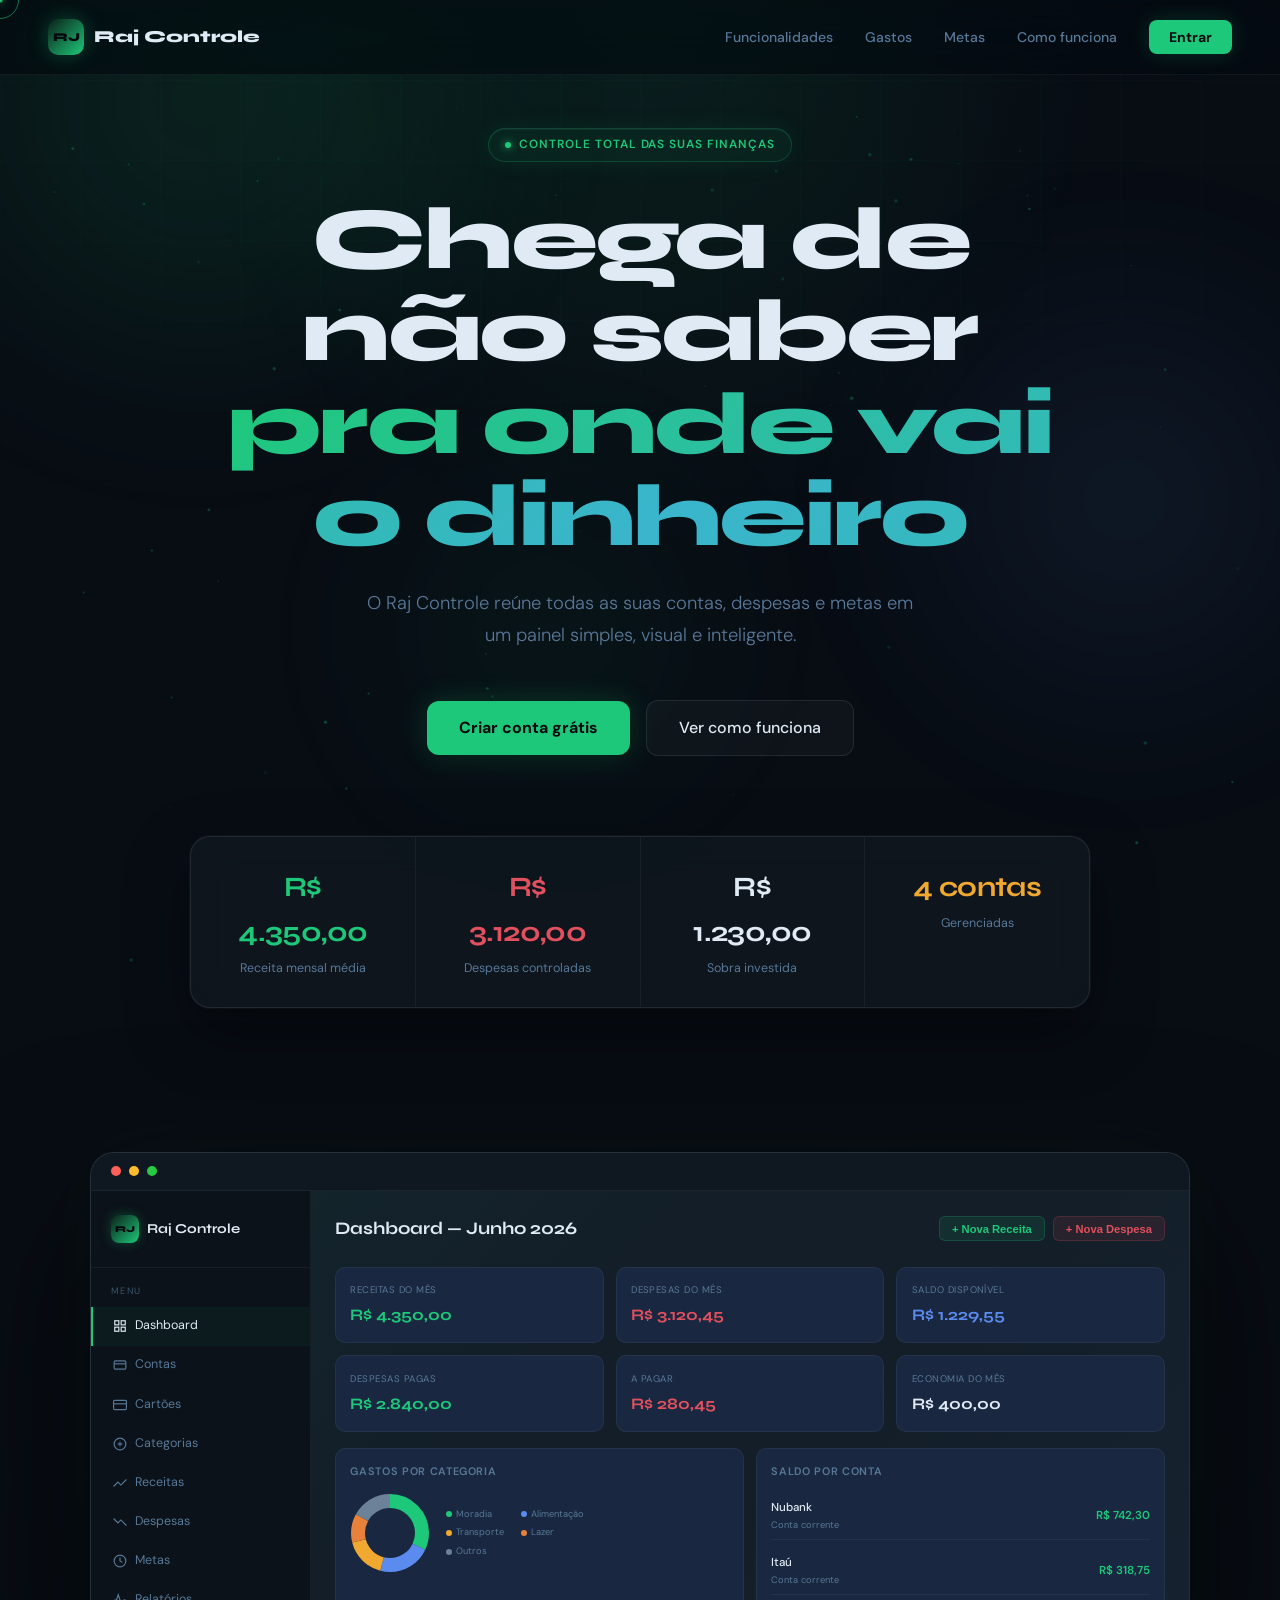
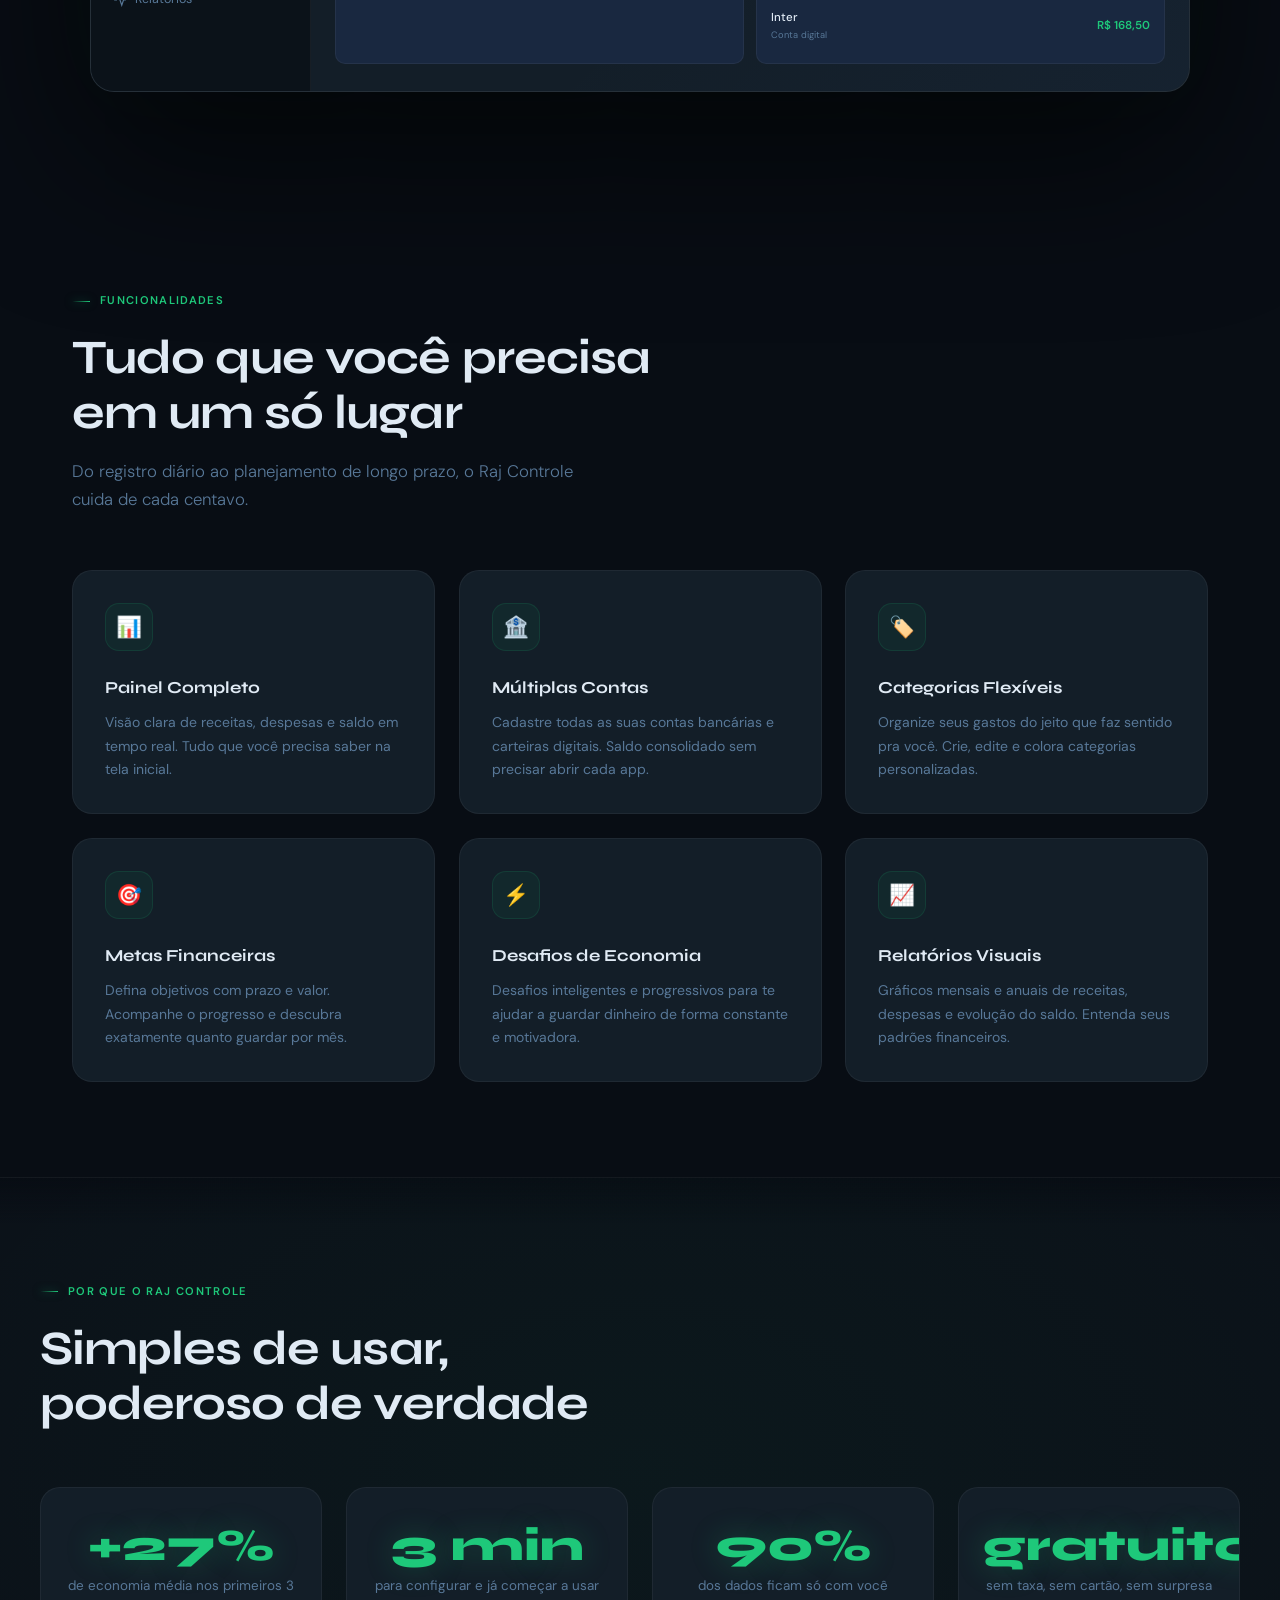
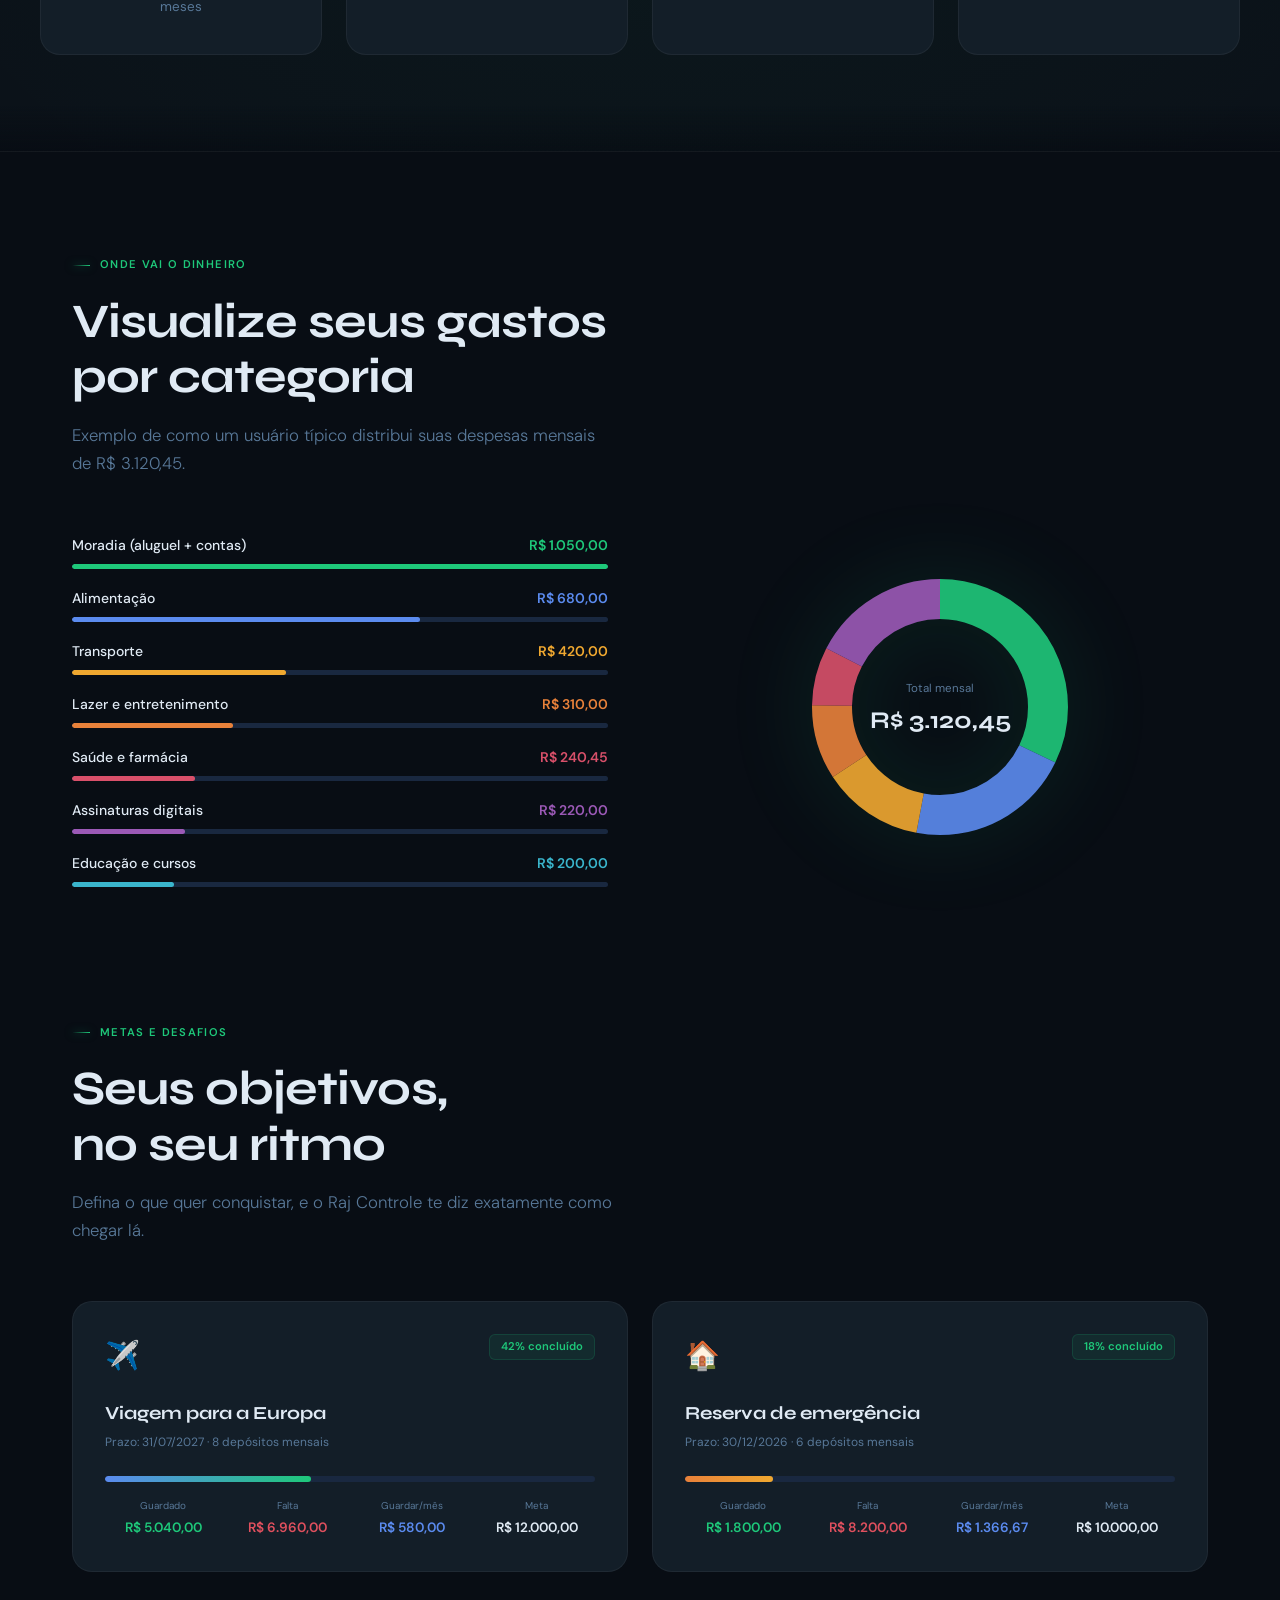
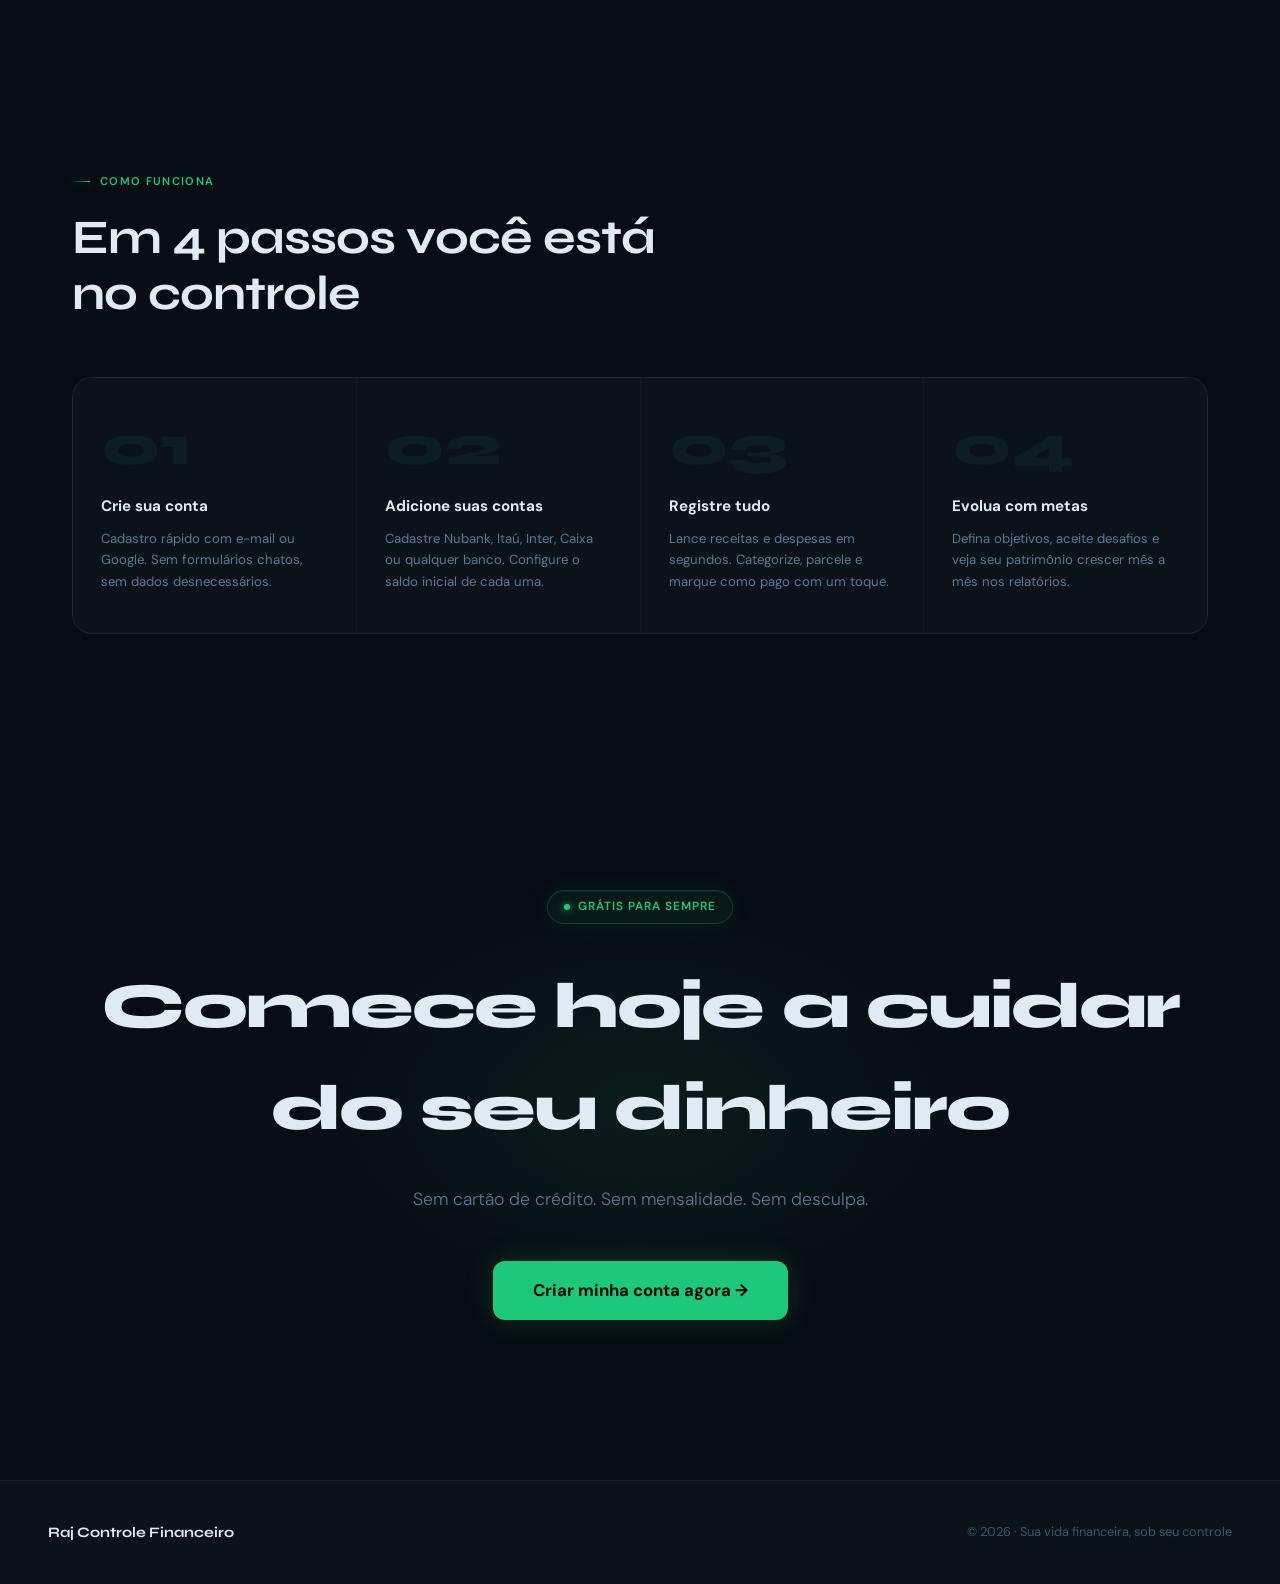
<file: raj-controle-financeiro/index.html>
<!DOCTYPE html>
<html lang="pt-BR">
<head>
<meta charset="UTF-8">
<meta name="viewport" content="width=device-width, initial-scale=1.0">
<title>Raj Controle Financeiro — Sua vida financeira sob controle</title>
<link rel="preconnect" href="https://fonts.googleapis.com">
<link href="https://fonts.googleapis.com/css2?family=Syne:wght@400;500;600;700;800&family=DM+Sans:ital,opsz,wght@0,9..40,300;0,9..40,400;0,9..40,500;1,9..40,300&display=swap" rel="stylesheet">
<link rel="stylesheet" href="css/styles.css">
</head>
<body>

<!-- Custom Cursor -->
<div class="cur-ring" id="curRing"></div>
<div class="cur-dot" id="curDot"></div>

<!-- Scroll Progress -->
<div id="prog"></div>

<!-- Aurora -->
<div class="aurora">
  <div class="orb"></div>
  <div class="orb"></div>
  <div class="orb"></div>
</div>
<div class="grid-bg"></div>

<nav id="mainNav">
  <a href="#" class="nav-logo">
    <div class="nav-logo-icon">RJ</div>
    Raj Controle
  </a>
  <ul class="nav-links">
    <li><a href="#funcionalidades">Funcionalidades</a></li>
    <li><a href="#categorias">Gastos</a></li>
    <li><a href="#metas">Metas</a></li>
    <li><a href="#como-funciona">Como funciona</a></li>
    <li><a href="https://rajcontrolefinanceiro.lovable.app/login" class="nav-cta" target="_blank" rel="noopener">Entrar</a></li>
  </ul>
</nav>

<!-- HERO -->
<div class="hero">
  <canvas id="hero-canvas"></canvas>
  <div class="hero-glow"></div>
  <div class="hero-badge">
    <div class="dot-live"></div>
    Controle total das suas finanças
  </div>
  <h1>Chega de não saber<br><span class="grad-text">pra onde vai o dinheiro</span></h1>
  <p>O Raj Controle reúne todas as suas contas, despesas e metas em um painel simples, visual e inteligente.</p>
  <div class="hero-actions">
    <a href="#entrar" class="btn-primary">Criar conta grátis</a>
    <a href="#funcionalidades" class="btn-ghost">Ver como funciona</a>
  </div>
  <div class="stats-strip">
    <div class="stat-item">
      <div class="stat-val" style="color:var(--green)">R$ 4.350,00</div>
      <div class="stat-label">Receita mensal média</div>
    </div>
    <div class="stat-item">
      <div class="stat-val" style="color:var(--red)">R$ 3.120,00</div>
      <div class="stat-label">Despesas controladas</div>
    </div>
    <div class="stat-item">
      <div class="stat-val" style="color:var(--text)">R$ 1.230,00</div>
      <div class="stat-label">Sobra investida</div>
    </div>
    <div class="stat-item">
      <div class="stat-val" style="color:var(--gold)">4 contas</div>
      <div class="stat-label">Gerenciadas</div>
    </div>
  </div>
</div>

<!-- MOCKUP -->
<div class="mockup-section" id="funcionalidades">
  <div class="mockup-wrap reveal">
    <div class="mockup-bar">
      <div class="dot red"></div>
      <div class="dot yellow"></div>
      <div class="dot green-dot"></div>
    </div>
    <div class="mockup-body">
      <div class="mockup-sidebar">
        <div class="sidebar-brand">
          <div class="sidebar-badge">RJ</div>
          Raj Controle
        </div>
        <div class="sidebar-label">Menu</div>
        <div class="sidebar-item active">
          <svg viewBox="0 0 24 24" fill="none" stroke="currentColor" stroke-width="2"><rect x="3" y="3" width="7" height="7"/><rect x="14" y="3" width="7" height="7"/><rect x="3" y="14" width="7" height="7"/><rect x="14" y="14" width="7" height="7"/></svg>
          Dashboard
        </div>
        <div class="sidebar-item">
          <svg viewBox="0 0 24 24" fill="none" stroke="currentColor" stroke-width="2"><rect x="2" y="5" width="20" height="14" rx="2"/><line x1="2" y1="10" x2="22" y2="10"/></svg>
          Contas
        </div>
        <div class="sidebar-item">
          <svg viewBox="0 0 24 24" fill="none" stroke="currentColor" stroke-width="2"><rect x="1" y="4" width="22" height="16" rx="2"/><line x1="1" y1="10" x2="23" y2="10"/></svg>
          Cartões
        </div>
        <div class="sidebar-item">
          <svg viewBox="0 0 24 24" fill="none" stroke="currentColor" stroke-width="2"><circle cx="12" cy="12" r="10"/><line x1="8" y1="12" x2="16" y2="12"/><line x1="12" y1="8" x2="12" y2="16"/></svg>
          Categorias
        </div>
        <div class="sidebar-item">
          <svg viewBox="0 0 24 24" fill="none" stroke="currentColor" stroke-width="2"><polyline points="23 6 13.5 15.5 8.5 10.5 1 18"/></svg>
          Receitas
        </div>
        <div class="sidebar-item">
          <svg viewBox="0 0 24 24" fill="none" stroke="currentColor" stroke-width="2"><polyline points="23 18 13.5 8.5 8.5 13.5 1 6"/></svg>
          Despesas
        </div>
        <div class="sidebar-item">
          <svg viewBox="0 0 24 24" fill="none" stroke="currentColor" stroke-width="2"><circle cx="12" cy="12" r="10"/><polyline points="12 6 12 12 16 14"/></svg>
          Metas
        </div>
        <div class="sidebar-item">
          <svg viewBox="0 0 24 24" fill="none" stroke="currentColor" stroke-width="2"><polyline points="22 12 18 12 15 21 9 3 6 12 2 12"/></svg>
          Relatórios
        </div>
      </div>
      <div class="mockup-main">
        <div class="dash-header">
          <div class="dash-title">Dashboard — Junho 2026</div>
          <div class="dash-btns">
            <button class="dbtn g">+ Nova Receita</button>
            <button class="dbtn r">+ Nova Despesa</button>
          </div>
        </div>
        <div class="dash-cards">
          <div class="dcard"><div class="dcard-label">Receitas do Mês</div><div class="dcard-val g">R$ 4.350,00</div></div>
          <div class="dcard"><div class="dcard-label">Despesas do Mês</div><div class="dcard-val r">R$ 3.120,45</div></div>
          <div class="dcard"><div class="dcard-label">Saldo Disponível</div><div class="dcard-val b">R$ 1.229,55</div></div>
          <div class="dcard"><div class="dcard-label">Despesas Pagas</div><div class="dcard-val g">R$ 2.840,00</div></div>
          <div class="dcard"><div class="dcard-label">A Pagar</div><div class="dcard-val r">R$ 280,45</div></div>
          <div class="dcard"><div class="dcard-label">Economia do Mês</div><div class="dcard-val w">R$ 400,00</div></div>
        </div>
        <div class="dash-grid">
          <div class="chart-card">
            <div class="chart-title">Gastos por Categoria</div>
            <div class="donut-wrap">
              <svg width="80" height="80" viewBox="0 0 80 80">
                <circle cx="40" cy="40" r="32" fill="none" stroke="#162030" stroke-width="14"/>
                <circle cx="40" cy="40" r="32" fill="none" stroke="#1EC87A" stroke-width="14" stroke-dasharray="64.3 136.7" stroke-dashoffset="0" transform="rotate(-90 40 40)"/>
                <circle cx="40" cy="40" r="32" fill="none" stroke="#5B8BEF" stroke-width="14" stroke-dasharray="44.2 156.8" stroke-dashoffset="-64.3" transform="rotate(-90 40 40)"/>
                <circle cx="40" cy="40" r="32" fill="none" stroke="#F0A830" stroke-width="14" stroke-dasharray="34.1 166.9" stroke-dashoffset="-108.5" transform="rotate(-90 40 40)"/>
                <circle cx="40" cy="40" r="32" fill="none" stroke="#E8813A" stroke-width="14" stroke-dasharray="24.1 176.9" stroke-dashoffset="-142.6" transform="rotate(-90 40 40)"/>
                <circle cx="40" cy="40" r="32" fill="none" stroke="#6B8299" stroke-width="14" stroke-dasharray="34.1 166.9" stroke-dashoffset="-166.7" transform="rotate(-90 40 40)"/>
              </svg>
              <div class="donut-legend">
                <div class="legend-item"><div class="legend-dot" style="background:#1EC87A"></div>Moradia</div>
                <div class="legend-item"><div class="legend-dot" style="background:#5B8BEF"></div>Alimentação</div>
                <div class="legend-item"><div class="legend-dot" style="background:#F0A830"></div>Transporte</div>
                <div class="legend-item"><div class="legend-dot" style="background:#E8813A"></div>Lazer</div>
                <div class="legend-item"><div class="legend-dot" style="background:#6B8299"></div>Outros</div>
              </div>
            </div>
          </div>
          <div class="chart-card">
            <div class="chart-title">Saldo por Conta</div>
            <div class="account-list">
              <div class="account-row">
                <div><div class="account-name">Nubank</div><div class="account-sub">Conta corrente</div></div>
                <div class="account-val" style="color:var(--green)">R$ 742,30</div>
              </div>
              <div class="account-row">
                <div><div class="account-name">Itaú</div><div class="account-sub">Conta corrente</div></div>
                <div class="account-val" style="color:var(--green)">R$ 318,75</div>
              </div>
              <div class="account-row">
                <div><div class="account-name">Inter</div><div class="account-sub">Conta digital</div></div>
                <div class="account-val" style="color:var(--green)">R$ 168,50</div>
              </div>
            </div>
          </div>
        </div>
      </div>
    </div>
  </div>
</div>

<!-- FEATURES -->
<section>
  <div class="section-tag">Funcionalidades</div>
  <h2 class="section-title">Tudo que você precisa<br>em um só lugar</h2>
  <p class="section-sub">Do registro diário ao planejamento de longo prazo, o Raj Controle cuida de cada centavo.</p>
  <div class="features-grid">
    <div class="feature-card reveal">
      <div class="feature-icon">📊</div>
      <div class="feature-title">Painel Completo</div>
      <p class="feature-desc">Visão clara de receitas, despesas e saldo em tempo real. Tudo que você precisa saber na tela inicial.</p>
    </div>
    <div class="feature-card reveal" style="transition-delay:.1s">
      <div class="feature-icon">🏦</div>
      <div class="feature-title">Múltiplas Contas</div>
      <p class="feature-desc">Cadastre todas as suas contas bancárias e carteiras digitais. Saldo consolidado sem precisar abrir cada app.</p>
    </div>
    <div class="feature-card reveal" style="transition-delay:.2s">
      <div class="feature-icon">🏷️</div>
      <div class="feature-title">Categorias Flexíveis</div>
      <p class="feature-desc">Organize seus gastos do jeito que faz sentido pra você. Crie, edite e colora categorias personalizadas.</p>
    </div>
    <div class="feature-card reveal" style="transition-delay:.3s">
      <div class="feature-icon">🎯</div>
      <div class="feature-title">Metas Financeiras</div>
      <p class="feature-desc">Defina objetivos com prazo e valor. Acompanhe o progresso e descubra exatamente quanto guardar por mês.</p>
    </div>
    <div class="feature-card reveal" style="transition-delay:.4s">
      <div class="feature-icon">⚡</div>
      <div class="feature-title">Desafios de Economia</div>
      <p class="feature-desc">Desafios inteligentes e progressivos para te ajudar a guardar dinheiro de forma constante e motivadora.</p>
    </div>
    <div class="feature-card reveal" style="transition-delay:.5s">
      <div class="feature-icon">📈</div>
      <div class="feature-title">Relatórios Visuais</div>
      <p class="feature-desc">Gráficos mensais e anuais de receitas, despesas e evolução do saldo. Entenda seus padrões financeiros.</p>
    </div>
  </div>
</section>

<!-- METRICS -->
<div class="metrics-section">
  <div class="metrics-inner">
    <div class="section-tag">Por que o Raj Controle</div>
    <h2 class="section-title">Simples de usar,<br>poderoso de verdade</h2>
    <div class="metrics-grid">
      <div class="metric-card reveal">
        <div class="metric-num" data-target="30" data-prefix="+" data-suffix="%">+30%</div>
        <div class="metric-label">de economia média nos primeiros 3 meses</div>
      </div>
      <div class="metric-card reveal" style="transition-delay:.1s">
        <div class="metric-num" data-target="4" data-suffix=" min">4 min</div>
        <div class="metric-label">para configurar e já começar a usar</div>
      </div>
      <div class="metric-card reveal" style="transition-delay:.2s">
        <div class="metric-num" data-target="100" data-suffix="%">100%</div>
        <div class="metric-label">dos dados ficam só com você</div>
      </div>
      <div class="metric-card reveal" style="transition-delay:.3s">
        <div class="metric-num">gratuito</div>
        <div class="metric-label">sem taxa, sem cartão, sem surpresa</div>
      </div>
    </div>
  </div>
</div>

<!-- CATEGORIES -->
<section id="categorias">
  <div class="section-tag">Onde vai o dinheiro</div>
  <h2 class="section-title">Visualize seus gastos<br>por categoria</h2>
  <p class="section-sub">Exemplo de como um usuário típico distribui suas despesas mensais de R$ 3.120,45.</p>
  <div class="categories-wrap reveal">
    <div class="cat-list">
      <div class="cat-item">
        <div class="cat-header"><span class="cat-name">Moradia (aluguel + contas)</span><span class="cat-amount" style="color:#1EC87A">R$ 1.050,00</span></div>
        <div class="cat-bar-bg"><div class="cat-bar-fill" data-w="100%" style="background:#1EC87A"></div></div>
      </div>
      <div class="cat-item">
        <div class="cat-header"><span class="cat-name">Alimentação</span><span class="cat-amount" style="color:#5B8BEF">R$ 680,00</span></div>
        <div class="cat-bar-bg"><div class="cat-bar-fill" data-w="65%" style="background:#5B8BEF"></div></div>
      </div>
      <div class="cat-item">
        <div class="cat-header"><span class="cat-name">Transporte</span><span class="cat-amount" style="color:#F0A830">R$ 420,00</span></div>
        <div class="cat-bar-bg"><div class="cat-bar-fill" data-w="40%" style="background:#F0A830"></div></div>
      </div>
      <div class="cat-item">
        <div class="cat-header"><span class="cat-name">Lazer e entretenimento</span><span class="cat-amount" style="color:#E8813A">R$ 310,00</span></div>
        <div class="cat-bar-bg"><div class="cat-bar-fill" data-w="30%" style="background:#E8813A"></div></div>
      </div>
      <div class="cat-item">
        <div class="cat-header"><span class="cat-name">Saúde e farmácia</span><span class="cat-amount" style="color:#D9506A">R$ 240,45</span></div>
        <div class="cat-bar-bg"><div class="cat-bar-fill" data-w="23%" style="background:#D9506A"></div></div>
      </div>
      <div class="cat-item">
        <div class="cat-header"><span class="cat-name">Assinaturas digitais</span><span class="cat-amount" style="color:#9B59B6">R$ 220,00</span></div>
        <div class="cat-bar-bg"><div class="cat-bar-fill" data-w="21%" style="background:#9B59B6"></div></div>
      </div>
      <div class="cat-item">
        <div class="cat-header"><span class="cat-name">Educação e cursos</span><span class="cat-amount" style="color:#3AB5CC">R$ 200,00</span></div>
        <div class="cat-bar-bg"><div class="cat-bar-fill" data-w="19%" style="background:#3AB5CC"></div></div>
      </div>
    </div>
    <div class="chart-visual">
      <div class="donut-large">
        <svg width="280" height="280" viewBox="0 0 280 280">
          <circle cx="140" cy="140" r="108" fill="none" stroke="#101820" stroke-width="40"/>
          <circle cx="140" cy="140" r="108" fill="none" stroke="#1EC87A" stroke-width="40" stroke-dasharray="218 461" stroke-dashoffset="0" transform="rotate(-90 140 140)" opacity=".9"/>
          <circle cx="140" cy="140" r="108" fill="none" stroke="#5B8BEF" stroke-width="40" stroke-dasharray="141 538" stroke-dashoffset="-218" transform="rotate(-90 140 140)" opacity=".9"/>
          <circle cx="140" cy="140" r="108" fill="none" stroke="#F0A830" stroke-width="40" stroke-dasharray="87 592" stroke-dashoffset="-359" transform="rotate(-90 140 140)" opacity=".9"/>
          <circle cx="140" cy="140" r="108" fill="none" stroke="#E8813A" stroke-width="40" stroke-dasharray="64 615" stroke-dashoffset="-446" transform="rotate(-90 140 140)" opacity=".9"/>
          <circle cx="140" cy="140" r="108" fill="none" stroke="#D9506A" stroke-width="40" stroke-dasharray="50 629" stroke-dashoffset="-510" transform="rotate(-90 140 140)" opacity=".9"/>
          <circle cx="140" cy="140" r="108" fill="none" stroke="#9B59B6" stroke-width="40" stroke-dasharray="119 560" stroke-dashoffset="-560" transform="rotate(-90 140 140)" opacity=".9"/>
        </svg>
        <div class="donut-center">
          <div class="donut-total-label">Total mensal</div>
          <div class="donut-total">R$ 3.120,45</div>
        </div>
      </div>
    </div>
  </div>
</section>

<!-- METAS -->
<section id="metas" style="padding-top:2rem">
  <div class="section-tag">Metas e desafios</div>
  <h2 class="section-title">Seus objetivos,<br>no seu ritmo</h2>
  <p class="section-sub">Defina o que quer conquistar, e o Raj Controle te diz exatamente como chegar lá.</p>
  <div class="goals-grid">
    <div class="goal-card reveal">
      <div class="goal-top">
        <div class="goal-icon">✈️</div>
        <div class="goal-badge">42% concluído</div>
      </div>
      <div class="goal-name">Viagem para a Europa</div>
      <div class="goal-deadline">Prazo: 31/07/2027 · 8 depósitos mensais</div>
      <div class="goal-progress-bar">
        <div class="goal-progress-fill" data-w="42%" style="background:linear-gradient(90deg,#5B8BEF,#1EC87A)"></div>
      </div>
      <div class="goal-stats">
        <div class="goal-stat-item"><div class="goal-stat-label">Guardado</div><div class="goal-stat-val" style="color:var(--green)">R$ 5.040,00</div></div>
        <div class="goal-stat-item"><div class="goal-stat-label">Falta</div><div class="goal-stat-val" style="color:var(--red)">R$ 6.960,00</div></div>
        <div class="goal-stat-item"><div class="goal-stat-label">Guardar/mês</div><div class="goal-stat-val" style="color:var(--blue)">R$ 580,00</div></div>
        <div class="goal-stat-item"><div class="goal-stat-label">Meta</div><div class="goal-stat-val">R$ 12.000,00</div></div>
      </div>
    </div>
    <div class="goal-card reveal" style="transition-delay:.15s">
      <div class="goal-top">
        <div class="goal-icon">🏠</div>
        <div class="goal-badge">18% concluído</div>
      </div>
      <div class="goal-name">Reserva de emergência</div>
      <div class="goal-deadline">Prazo: 30/12/2026 · 6 depósitos mensais</div>
      <div class="goal-progress-bar">
        <div class="goal-progress-fill" data-w="18%" style="background:linear-gradient(90deg,#E8813A,#F0A830)"></div>
      </div>
      <div class="goal-stats">
        <div class="goal-stat-item"><div class="goal-stat-label">Guardado</div><div class="goal-stat-val" style="color:var(--green)">R$ 1.800,00</div></div>
        <div class="goal-stat-item"><div class="goal-stat-label">Falta</div><div class="goal-stat-val" style="color:var(--red)">R$ 8.200,00</div></div>
        <div class="goal-stat-item"><div class="goal-stat-label">Guardar/mês</div><div class="goal-stat-val" style="color:var(--blue)">R$ 1.366,67</div></div>
        <div class="goal-stat-item"><div class="goal-stat-label">Meta</div><div class="goal-stat-val">R$ 10.000,00</div></div>
      </div>
    </div>
  </div>
</section>

<!-- HOW IT WORKS -->
<section id="como-funciona">
  <div class="section-tag">Como funciona</div>
  <h2 class="section-title">Em 4 passos você está<br>no controle</h2>
  <div class="steps-grid">
    <div class="step-item reveal">
      <div class="step-num">01</div>
      <div class="step-title">Crie sua conta</div>
      <p class="step-desc">Cadastro rápido com e-mail ou Google. Sem formulários chatos, sem dados desnecessários.</p>
    </div>
    <div class="step-item reveal" style="transition-delay:.1s">
      <div class="step-num">02</div>
      <div class="step-title">Adicione suas contas</div>
      <p class="step-desc">Cadastre Nubank, Itaú, Inter, Caixa ou qualquer banco. Configure o saldo inicial de cada uma.</p>
    </div>
    <div class="step-item reveal" style="transition-delay:.2s">
      <div class="step-num">03</div>
      <div class="step-title">Registre tudo</div>
      <p class="step-desc">Lance receitas e despesas em segundos. Categorize, parcele e marque como pago com um toque.</p>
    </div>
    <div class="step-item reveal" style="transition-delay:.3s">
      <div class="step-num">04</div>
      <div class="step-title">Evolua com metas</div>
      <p class="step-desc">Defina objetivos, aceite desafios e veja seu patrimônio crescer mês a mês nos relatórios.</p>
    </div>
  </div>
</section>

<!-- CTA -->
<div class="cta-section" id="entrar">
  <div class="cta-glow"></div>
  <div class="cta-badge">
    <div class="dot-live"></div>
    Grátis para sempre
  </div>
  <h2>Comece hoje a cuidar<br>do seu dinheiro</h2>
  <p>Sem cartão de crédito. Sem mensalidade. Sem desculpa.</p>
  <a href="https://rajcontrolefinanceiro.lovable.app/login" class="btn-primary" target="_blank" rel="noopener" style="display:inline-flex;font-size:1.05rem;padding:1rem 2.5rem;position:relative;z-index:1;">
    Criar minha conta agora →
  </a>
</div>

<footer>
  <div class="footer-brand">Raj Controle Financeiro</div>
  <div class="footer-copy">© 2026 · Sua vida financeira, sob seu controle</div>
</footer>

<script src="js/main.js"></script>
</body>
</html>
</file>
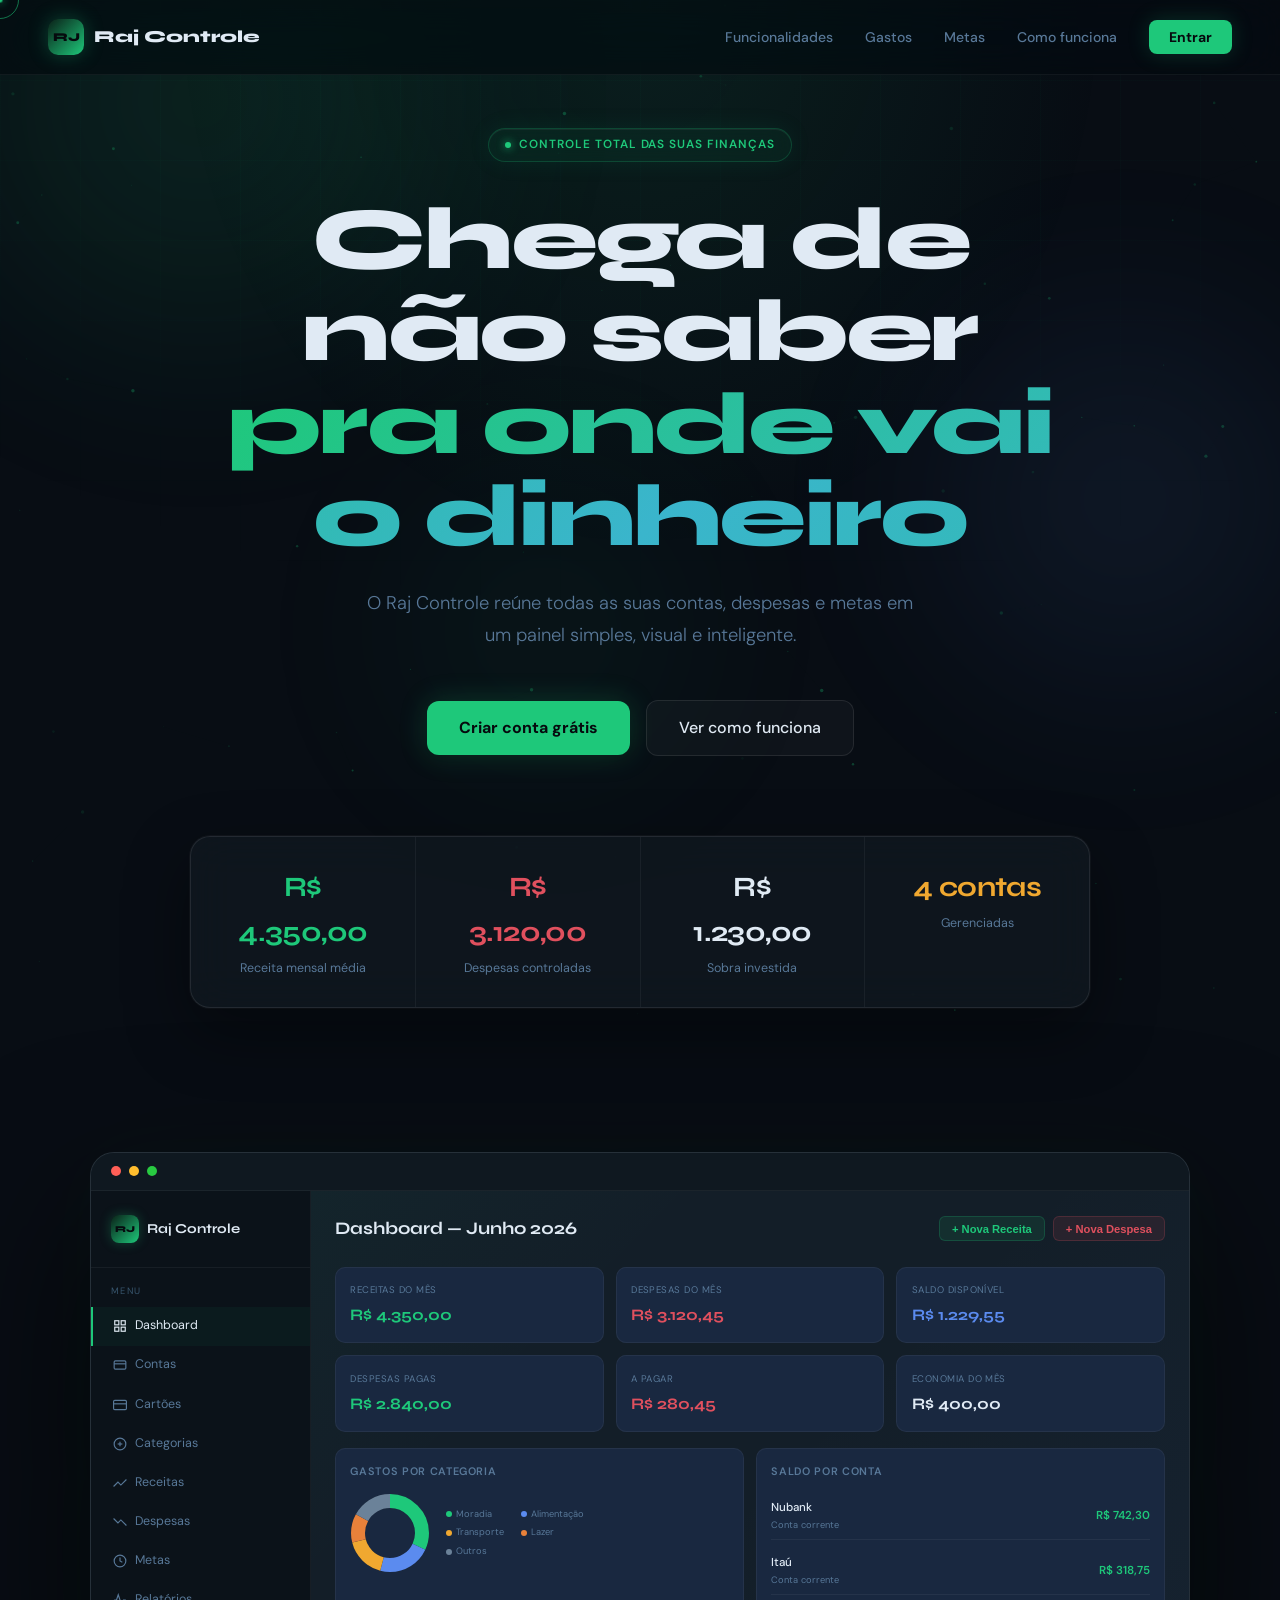
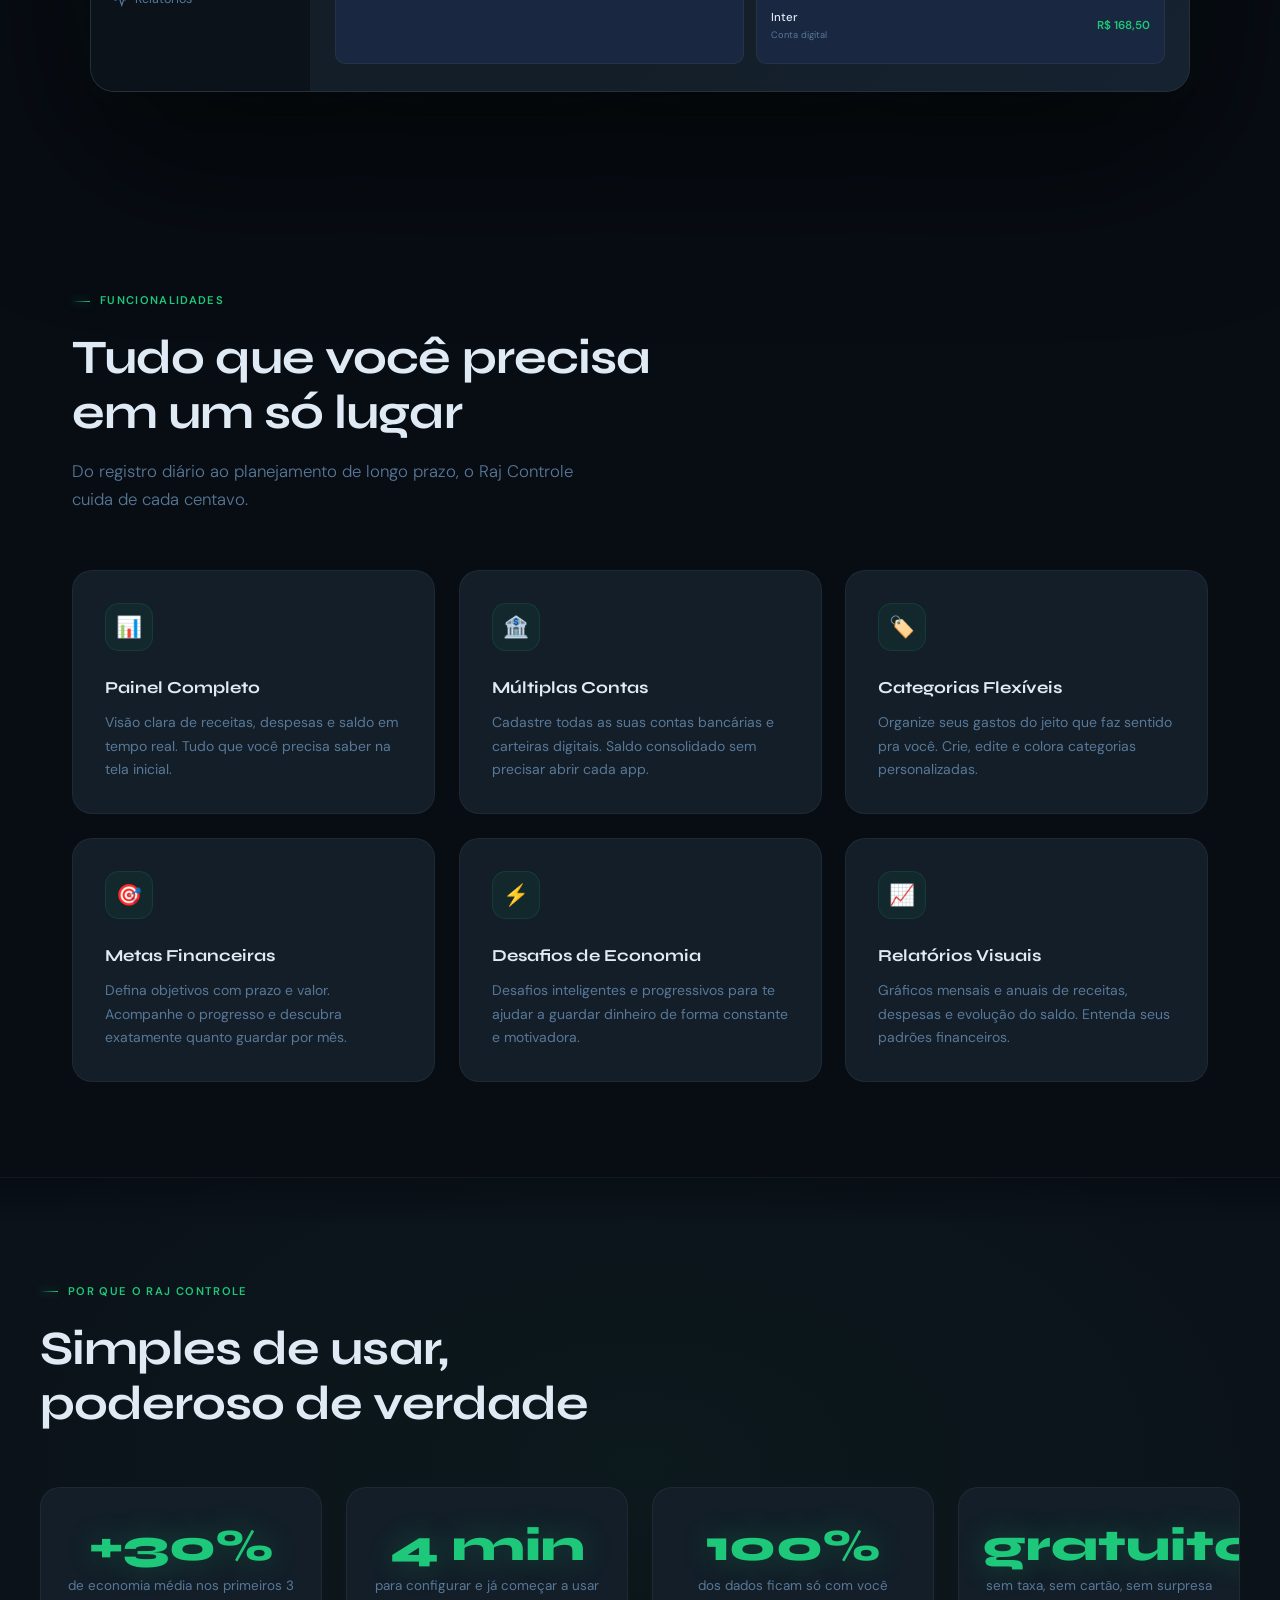
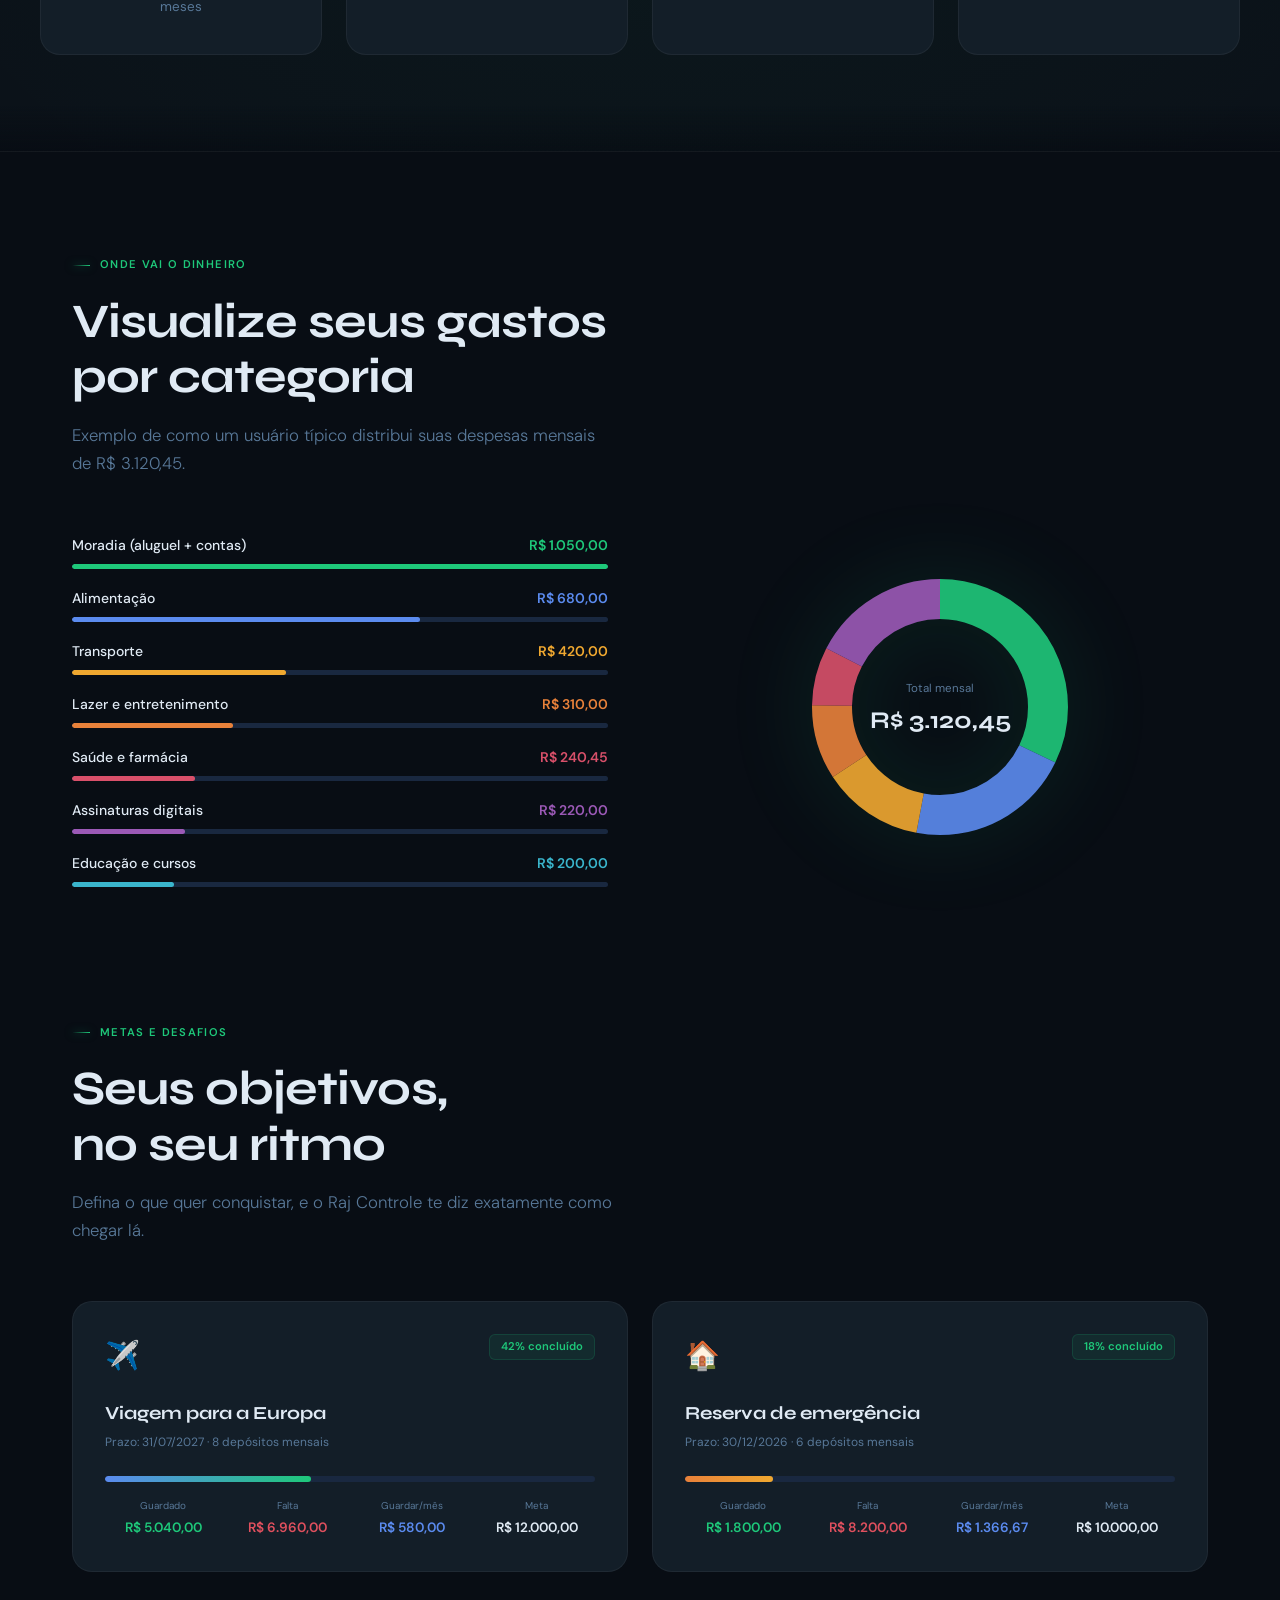
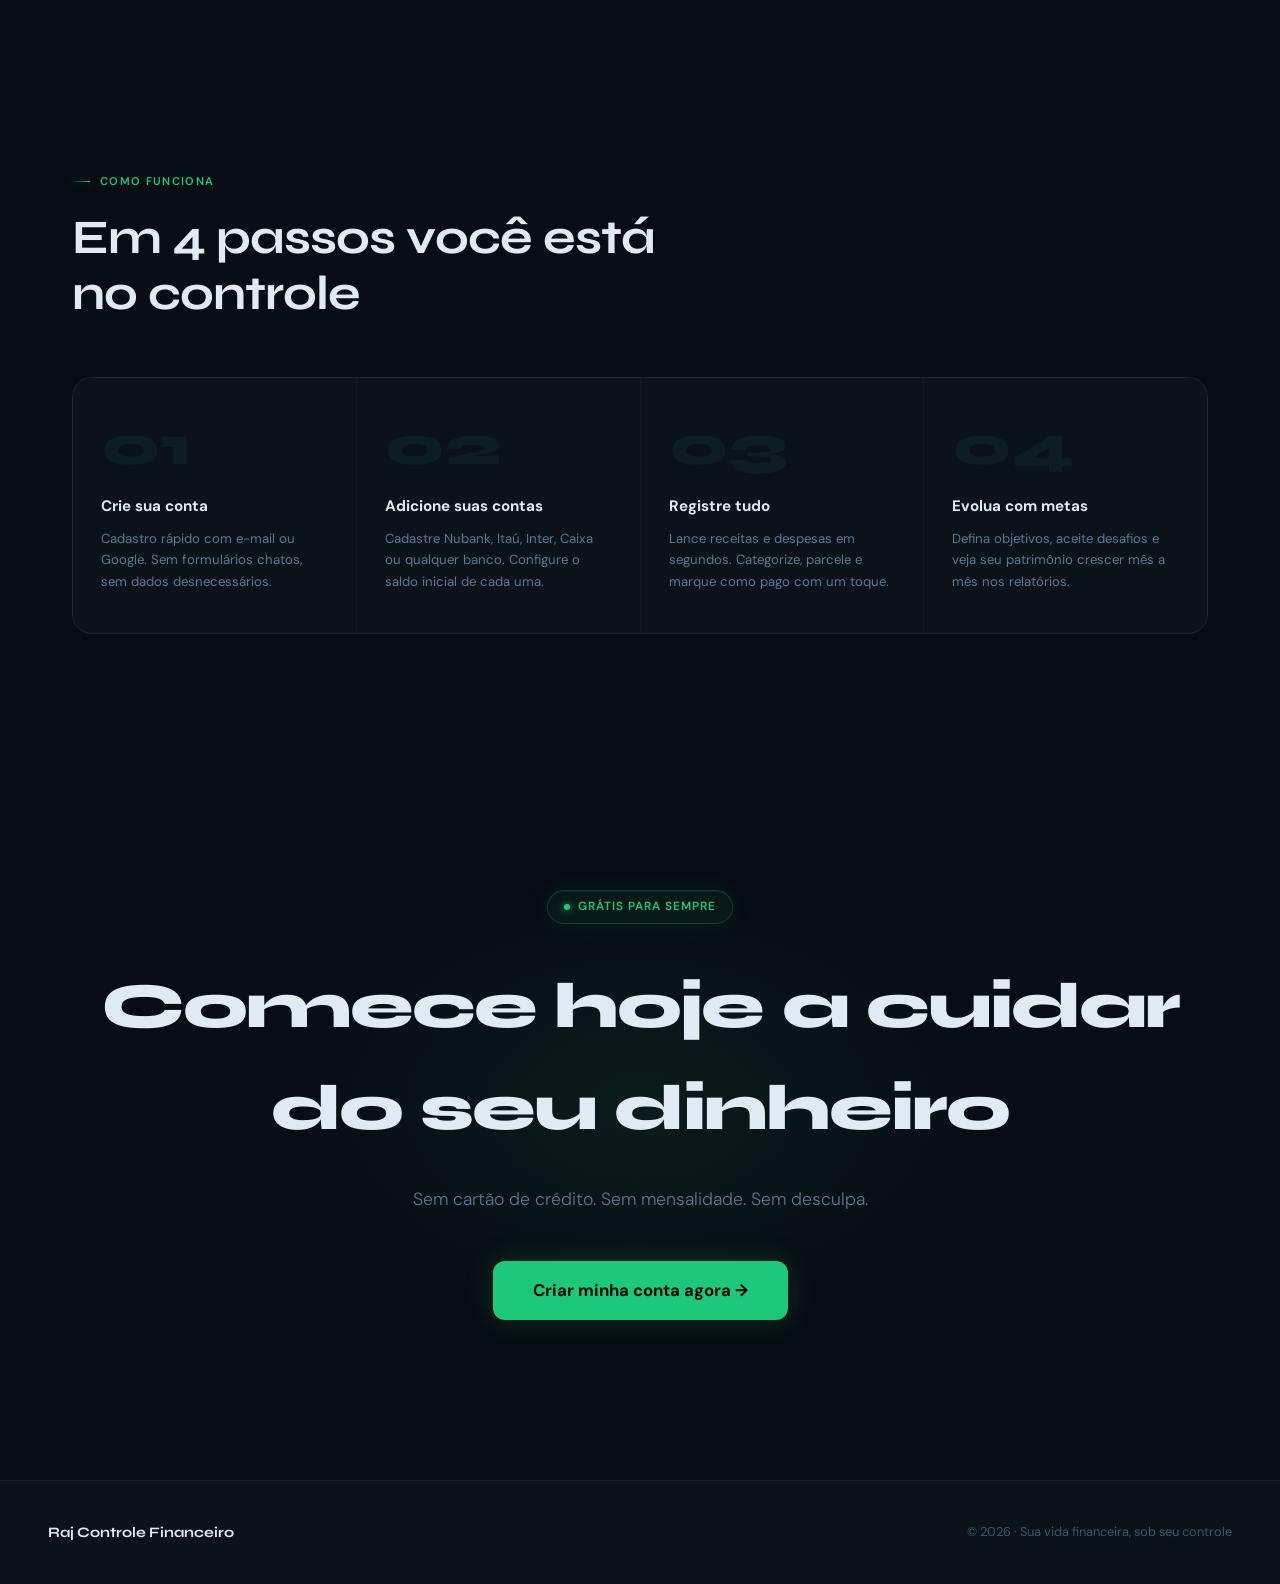
<file: raj-controle-financeiro/raj-controle-financeiro.html>
<!DOCTYPE html>
<html lang="pt-BR">
<head>
<meta charset="UTF-8">
<meta name="viewport" content="width=device-width, initial-scale=1.0">
<title>Raj Controle Financeiro — Sua vida financeira sob controle</title>
<link rel="preconnect" href="https://fonts.googleapis.com">
<link href="https://fonts.googleapis.com/css2?family=Syne:wght@400;500;600;700;800&family=DM+Sans:ital,opsz,wght@0,9..40,300;0,9..40,400;0,9..40,500;1,9..40,300&display=swap" rel="stylesheet">
<style>
/* ── Reset & Cursor ── */
*, *::before, *::after { margin: 0; padding: 0; box-sizing: border-box; }
@media (hover: hover) and (pointer: fine) { * { cursor: none !important; } }
html { scroll-behavior: smooth; }

/* ── Variables ── */
:root {
  --green: #1EC87A;
  --green-dim: #18A868;
  --red: #E0505E;
  --blue: #5B8BEF;
  --gold: #F0A830;
  --bg: #080D14;
  --bg2: #0B1219;
  --bg3: #0F1820;
  --surface: #131E28;
  --surface2: #192840;
  --border: rgba(255,255,255,0.05);
  --border2: rgba(255,255,255,0.09);
  --text: #E0EAF4;
  --muted: #587898;
  --muted2: #38566E;
}

body {
  background: var(--bg);
  color: var(--text);
  font-family: 'DM Sans', sans-serif;
  font-size: 16px;
  line-height: 1.6;
  overflow-x: hidden;
}

/* ── Custom Cursor ── */
.cur-ring {
  position: fixed; z-index: 9999; pointer-events: none;
  width: 38px; height: 38px;
  border: 1.5px solid rgba(30,200,122,0.55);
  border-radius: 50%;
  transform: translate(-50%,-50%);
  transition: width .25s, height .25s, border-color .25s, background .25s;
  will-change: left, top;
}
.cur-dot {
  position: fixed; z-index: 9999; pointer-events: none;
  width: 5px; height: 5px;
  background: var(--green);
  border-radius: 50%;
  transform: translate(-50%,-50%);
  box-shadow: 0 0 8px var(--green);
  will-change: left, top;
}
.cur-ring.big { width: 56px; height: 56px; background: rgba(30,200,122,0.04); border-color: var(--green); }

/* ── Scroll Progress ── */
#prog {
  position: fixed; top: 0; left: 0; z-index: 200;
  height: 2px; width: 0;
  background: linear-gradient(90deg, var(--green), #3AB5CC, var(--green));
  background-size: 200% auto;
  animation: gradient-flow 2s linear infinite;
  box-shadow: 0 0 10px rgba(30,200,122,0.5);
}
@keyframes gradient-flow { to { background-position: 200% center; } }

/* ── Aurora Orbs ── */
.aurora { position: fixed; inset: 0; z-index: 0; overflow: hidden; pointer-events: none; }
.orb {
  position: absolute; border-radius: 50%;
  filter: blur(90px); opacity: 0.3;
  animation: drift 22s ease-in-out infinite;
}
.orb:nth-child(1) {
  width: 700px; height: 700px;
  background: radial-gradient(circle, rgba(30,200,122,0.5) 0%, transparent 70%);
  top: -250px; left: -150px; animation-duration: 28s;
}
.orb:nth-child(2) {
  width: 550px; height: 550px;
  background: radial-gradient(circle, rgba(91,139,239,0.4) 0%, transparent 70%);
  top: 25%; right: -120px; animation-duration: 32s; animation-delay: -12s; animation-direction: reverse;
}
.orb:nth-child(3) {
  width: 450px; height: 450px;
  background: radial-gradient(circle, rgba(30,200,122,0.25) 0%, transparent 70%);
  bottom: 5%; left: 25%; animation-duration: 24s; animation-delay: -6s;
}
@keyframes drift {
  0%,100% { transform: translate(0,0) scale(1); }
  25%      { transform: translate(50px,35px) scale(1.06); }
  50%      { transform: translate(-25px,55px) scale(0.94); }
  75%      { transform: translate(35px,-25px) scale(1.03); }
}

/* ── Grid Overlay ── */
.grid-bg {
  position: fixed; inset: 0; z-index: 0; pointer-events: none;
  background-image:
    linear-gradient(rgba(30,200,122,0.022) 1px, transparent 1px),
    linear-gradient(90deg, rgba(30,200,122,0.022) 1px, transparent 1px);
  background-size: 80px 80px;
  mask-image: radial-gradient(ellipse 80% 70% at 50% 0%, black 50%, transparent 100%);
}

/* ── Nav ── */
nav {
  position: fixed; top: 0; left: 0; right: 0; z-index: 100;
  display: flex; align-items: center; justify-content: space-between;
  padding: 1.2rem 3rem;
  background: rgba(6,10,14,0.65);
  backdrop-filter: blur(24px) saturate(180%);
  border-bottom: 1px solid var(--border);
  transition: background .3s, border-color .3s;
}
nav.scrolled { background: rgba(6,10,14,0.92); border-bottom-color: rgba(255,255,255,0.09); }
.nav-logo {
  display: flex; align-items: center; gap: 10px;
  font-family: 'Syne', sans-serif; font-weight: 800; font-size: 1.05rem;
  color: var(--text); text-decoration: none; position: relative; z-index: 1;
}
.nav-logo-icon {
  width: 36px; height: 36px; border-radius: 10px;
  background: linear-gradient(135deg, #0A2018 0%, #1EC87A 100%);
  display: flex; align-items: center; justify-content: center;
  font-size: 12px; font-weight: 800; color: #060A0E;
  box-shadow: 0 0 20px rgba(30,200,122,0.3);
  animation: logo-glow 3s ease-in-out infinite;
}
@keyframes logo-glow {
  0%,100% { box-shadow: 0 0 18px rgba(30,200,122,0.28); }
  50%      { box-shadow: 0 0 32px rgba(30,200,122,0.5); }
}
.nav-links { display: flex; align-items: center; gap: 2rem; list-style: none; }
.nav-links a {
  color: var(--muted); text-decoration: none; font-size: 0.875rem;
  font-weight: 500; transition: color .2s; position: relative;
}
.nav-links a::after {
  content: ''; position: absolute; bottom: -3px; left: 0; right: 0;
  height: 1px; background: var(--green);
  transform: scaleX(0); transform-origin: left; transition: transform .3s;
}
.nav-links a:hover { color: var(--text); }
.nav-links a:hover::after { transform: scaleX(1); }
.nav-cta {
  background: var(--green) !important; color: #060A0E !important;
  padding: .5rem 1.25rem; border-radius: 8px; font-weight: 700 !important;
  transition: transform .2s, box-shadow .2s !important;
  box-shadow: 0 0 22px rgba(30,200,122,0.2) !important;
}
.nav-cta:hover { transform: translateY(-1px); box-shadow: 0 8px 32px rgba(30,200,122,0.4) !important; }
.nav-cta::after { display: none !important; }

/* ── Hero ── */
.hero {
  position: relative; z-index: 1;
  min-height: 100vh;
  display: flex; flex-direction: column;
  align-items: center; justify-content: center;
  text-align: center; padding: 8rem 2rem 4rem;
  overflow: hidden;
}
#hero-canvas { position: absolute; inset: 0; z-index: 0; opacity: 0.55; width: 100%; height: 100%; }
.hero-glow {
  position: absolute; top: 0; left: 50%; transform: translateX(-50%);
  width: 1100px; height: 650px;
  background: radial-gradient(ellipse at 50% 0%, rgba(30,200,122,0.1) 0%, transparent 60%);
  pointer-events: none;
}
.hero-badge {
  display: inline-flex; align-items: center; gap: 8px;
  background: rgba(30,200,122,0.06); border: 1px solid rgba(30,200,122,0.22);
  border-radius: 100px; padding: .4rem 1rem; margin-bottom: 2rem;
  font-size: .74rem; font-weight: 600; color: var(--green);
  letter-spacing: .08em; text-transform: uppercase;
  position: relative; z-index: 1;
  backdrop-filter: blur(12px);
  box-shadow: 0 0 24px rgba(30,200,122,0.08), inset 0 1px 0 rgba(255,255,255,0.05);
  opacity: 0; animation: anim-down .9s cubic-bezier(.16,1,.3,1) .05s forwards;
}
.dot-live {
  width: 6px; height: 6px; border-radius: 50%; background: var(--green);
  box-shadow: 0 0 8px var(--green);
  animation: blink 2s ease-in-out infinite;
}
@keyframes blink {
  0%,100% { opacity:1; transform:scale(1); }
  50% { opacity:.5; transform:scale(.75); }
}
.hero h1 {
  font-family: 'Syne', sans-serif;
  font-size: clamp(3rem, 7vw, 5.5rem);
  font-weight: 800; line-height: 1.05;
  letter-spacing: -0.03em; margin-bottom: 1.5rem; max-width: 900px;
  position: relative; z-index: 1;
  opacity: 0; animation: anim-up .9s cubic-bezier(.16,1,.3,1) .2s forwards;
}
.grad-text {
  background: linear-gradient(135deg, #1EC87A 0%, #3AB5CC 40%, #1EC87A 100%);
  background-size: 200% auto;
  -webkit-background-clip: text; -webkit-text-fill-color: transparent;
  background-clip: text;
  animation: gradient-flow 3.5s linear infinite;
}
.hero p {
  font-size: 1.15rem; color: var(--muted); max-width: 560px;
  line-height: 1.75; margin-bottom: 3rem; font-weight: 300;
  position: relative; z-index: 1;
  opacity: 0; animation: anim-up .9s cubic-bezier(.16,1,.3,1) .35s forwards;
}
.hero-actions {
  display: flex; gap: 1rem; align-items: center; margin-bottom: 5rem;
  position: relative; z-index: 1;
  opacity: 0; animation: anim-up .9s cubic-bezier(.16,1,.3,1) .5s forwards;
}

/* ── Buttons ── */
.btn-primary {
  background: var(--green); color: #060A0E;
  padding: .9rem 2rem; border-radius: 12px;
  font-weight: 700; font-size: 1rem; font-family: 'DM Sans', sans-serif;
  text-decoration: none; border: none;
  transition: box-shadow .25s, transform .2s;
  box-shadow: 0 0 28px rgba(30,200,122,0.22), 0 4px 16px rgba(0,0,0,.3);
  position: relative; overflow: hidden;
}
.btn-primary::before {
  content: ''; position: absolute; inset: 0;
  background: linear-gradient(135deg, rgba(255,255,255,.18), transparent);
  opacity: 0; transition: opacity .3s;
}
.btn-primary:hover { box-shadow: 0 12px 40px rgba(30,200,122,.42); }
.btn-primary:hover::before { opacity: 1; }
.btn-ghost {
  background: rgba(255,255,255,.03); color: var(--text);
  padding: .9rem 2rem; border-radius: 12px;
  font-weight: 500; font-size: 1rem; font-family: 'DM Sans', sans-serif;
  text-decoration: none; border: 1px solid var(--border2);
  transition: background .25s, border-color .25s, transform .2s;
  backdrop-filter: blur(10px);
}
.btn-ghost:hover { background: rgba(255,255,255,.06); border-color: rgba(255,255,255,.2); }

/* ── Stats Strip ── */
.stats-strip {
  position: relative; z-index: 1;
  display: flex;
  background: rgba(16,24,32,.75);
  border: 1px solid var(--border2);
  border-radius: 20px; overflow: hidden;
  margin-bottom: 5rem; max-width: 900px; width: 100%;
  backdrop-filter: blur(20px);
  box-shadow: 0 24px 64px rgba(0,0,0,.4), 0 0 0 1px rgba(255,255,255,.04);
  opacity: 0; animation: anim-up .9s cubic-bezier(.16,1,.3,1) .65s forwards;
}
.stat-item {
  flex: 1; padding: 1.75rem 2rem;
  border-right: 1px solid var(--border); text-align: center;
  transition: background .3s;
}
.stat-item:last-child { border-right: none; }
.stat-item:hover { background: rgba(30,200,122,.03); }
.stat-val { font-family: 'Syne', sans-serif; font-size: 1.75rem; font-weight: 700; margin-bottom: .25rem; letter-spacing: -.02em; }
.stat-label { font-size: .78rem; color: var(--muted); }

/* ── Sections ── */
section { position: relative; z-index: 1; max-width: 1200px; margin: 0 auto; padding: 6rem 2rem; }
.section-tag {
  display: inline-flex; align-items: center; gap: 10px;
  font-size: .7rem; font-weight: 600; letter-spacing: .12em; text-transform: uppercase;
  color: var(--green); margin-bottom: 1.25rem;
}
.section-tag::before {
  content: ''; width: 18px; height: 1px;
  background: linear-gradient(90deg, transparent, var(--green));
  box-shadow: 0 0 8px rgba(30,200,122,.5);
  flex-shrink: 0;
}
.section-title {
  font-family: 'Syne', sans-serif;
  font-size: clamp(2rem,4vw,3rem); font-weight: 700;
  letter-spacing: -.02em; margin-bottom: 1rem; line-height: 1.15;
}
.section-sub { font-size: 1.05rem; color: var(--muted); max-width: 540px; line-height: 1.7; font-weight: 300; }

/* ── Mockup ── */
.mockup-section { position: relative; z-index: 1; padding: 0 2rem 6rem; }
.mockup-wrap {
  max-width: 1100px; margin: 0 auto;
  background: var(--surface);
  border: 1px solid rgba(255,255,255,.08);
  border-radius: 24px; overflow: hidden;
  box-shadow: 0 60px 160px rgba(0,0,0,.7), 0 0 80px rgba(30,200,122,.04);
  animation: float 7s ease-in-out infinite;
  position: relative;
}
.mockup-wrap::before {
  content: ''; position: absolute; inset: 0;
  background: linear-gradient(135deg, rgba(30,200,122,.06) 0%, transparent 40%, transparent 60%, rgba(91,139,239,.04) 100%);
  pointer-events: none; z-index: 0; border-radius: 24px;
}
@keyframes float {
  0%,100% { transform: translateY(0); box-shadow: 0 60px 160px rgba(0,0,0,.7), 0 0 80px rgba(30,200,122,.04); }
  50%      { transform: translateY(-12px); box-shadow: 0 80px 200px rgba(0,0,0,.8), 0 0 100px rgba(30,200,122,.07); }
}
.mockup-bar {
  background: var(--bg3); padding: .85rem 1.25rem;
  display: flex; align-items: center; gap: .5rem;
  border-bottom: 1px solid var(--border); position: relative; z-index: 1;
}
.dot { width: 10px; height: 10px; border-radius: 50%; transition: transform .2s; }
.dot.red { background: #FF5F57; }
.dot.yellow { background: #FFBD2E; }
.dot.green-dot { background: #28CA41; }
.mockup-body { display: flex; min-height: 500px; position: relative; z-index: 1; }
.mockup-sidebar {
  width: 220px; flex-shrink: 0;
  background: var(--bg2); border-right: 1px solid var(--border);
  padding: 1.5rem 0;
}
.sidebar-brand {
  display: flex; align-items: center; gap: 8px;
  padding: 0 1.25rem 1.5rem; border-bottom: 1px solid var(--border); margin-bottom: 1rem;
  font-family: 'Syne', sans-serif; font-weight: 700; font-size: .85rem;
}
.sidebar-badge {
  width: 28px; height: 28px; border-radius: 8px;
  background: linear-gradient(135deg, #0A2018, var(--green));
  display: flex; align-items: center; justify-content: center;
  font-size: 9px; font-weight: 800; color: #060A0E;
  box-shadow: 0 0 12px rgba(30,200,122,.28);
}
.sidebar-label { font-size: .58rem; letter-spacing: .14em; text-transform: uppercase; color: var(--muted2); padding: 0 1.25rem .5rem; margin-top: .5rem; }
.sidebar-item {
  display: flex; align-items: center; gap: 8px;
  padding: .6rem 1.25rem; font-size: .78rem; color: var(--muted);
  border-left: 2px solid transparent; transition: all .2s;
}
.sidebar-item:hover { color: var(--text); background: rgba(255,255,255,.03); }
.sidebar-item.active { color: var(--text); background: rgba(30,200,122,.05); border-left-color: var(--green); }
.sidebar-item svg { width: 14px; height: 14px; flex-shrink: 0; }
.mockup-main { flex: 1; padding: 1.5rem; }
.dash-header { display: flex; align-items: center; justify-content: space-between; margin-bottom: 1.5rem; }
.dash-title { font-family: 'Syne', sans-serif; font-size: 1.1rem; font-weight: 700; }
.dash-btns { display: flex; gap: .5rem; }
.dbtn {
  padding: .35rem .75rem; border-radius: 6px; font-size: .7rem; font-weight: 600;
  border: 1px solid; transition: background .2s;
}
.dbtn.g { background: rgba(30,200,122,.1); color: var(--green); border-color: rgba(30,200,122,.2); }
.dbtn.g:hover { background: rgba(30,200,122,.18); }
.dbtn.r { background: rgba(224,80,94,.1); color: var(--red); border-color: rgba(224,80,94,.2); }
.dbtn.r:hover { background: rgba(224,80,94,.18); }
.dash-cards { display: grid; grid-template-columns: repeat(3,1fr); gap: .75rem; margin-bottom: 1rem; }
.dcard {
  background: var(--surface2); border: 1px solid var(--border);
  border-radius: 10px; padding: .9rem; transition: border-color .2s, background .2s;
}
.dcard:hover { border-color: var(--border2); background: rgba(255,255,255,.025); }
.dcard-label { font-size: .6rem; color: var(--muted); margin-bottom: .3rem; text-transform: uppercase; letter-spacing: .05em; }
.dcard-val { font-family: 'Syne', sans-serif; font-size: 1rem; font-weight: 700; }
.dcard-val.g { color: var(--green); } .dcard-val.r { color: var(--red); }
.dcard-val.b { color: var(--blue); } .dcard-val.w { color: var(--text); }
.dash-grid { display: grid; grid-template-columns: 1fr 1fr; gap: .75rem; }
.chart-card { background: var(--surface2); border: 1px solid var(--border); border-radius: 10px; padding: .9rem; }
.chart-title { font-size: .68rem; font-weight: 600; margin-bottom: .75rem; color: var(--muted); text-transform: uppercase; letter-spacing: .06em; }
.donut-wrap { display: flex; align-items: center; gap: 1rem; }
.donut-legend { display: grid; grid-template-columns: 1fr 1fr; gap: .25rem .75rem; }
.legend-item { display: flex; align-items: center; gap: 4px; font-size: .58rem; color: var(--muted); }
.legend-dot { width: 6px; height: 6px; border-radius: 50%; flex-shrink: 0; }
.account-list { display: flex; flex-direction: column; gap: .5rem; }
.account-row { display: flex; align-items: center; justify-content: space-between; padding: .4rem 0; border-bottom: 1px solid var(--border); }
.account-row:last-child { border-bottom: none; }
.account-name { font-size: .72rem; font-weight: 500; }
.account-sub { font-size: .58rem; color: var(--muted); }
.account-val { font-size: .72rem; font-weight: 600; }

/* ── Features ── */
.features-grid { display: grid; grid-template-columns: repeat(3,1fr); gap: 1.5rem; margin-top: 3.5rem; }
.feature-card {
  background: var(--surface); border: 1px solid var(--border);
  border-radius: 20px; padding: 2rem;
  position: relative; overflow: hidden;
  transform-style: preserve-3d;
  transition: border-color .4s, box-shadow .4s;
  will-change: transform;
}
.feature-card::before {
  content: ''; position: absolute; inset: 0;
  background: radial-gradient(ellipse at 20% 20%, rgba(30,200,122,.08), transparent 60%);
  opacity: 0; transition: opacity .4s;
}
.feature-card:hover { border-color: rgba(30,200,122,.18); box-shadow: 0 20px 60px rgba(0,0,0,.4), 0 0 40px rgba(30,200,122,.05); }
.feature-card:hover::before { opacity: 1; }
.feature-card > * { position: relative; z-index: 1; }
.feature-icon {
  width: 48px; height: 48px; border-radius: 14px;
  background: rgba(30,200,122,.06); border: 1px solid rgba(30,200,122,.12);
  display: flex; align-items: center; justify-content: center;
  margin-bottom: 1.5rem; font-size: 1.3rem;
  transition: background .3s, box-shadow .3s, transform .3s;
}
.feature-card:hover .feature-icon { background: rgba(30,200,122,.12); box-shadow: 0 0 24px rgba(30,200,122,.18); transform: scale(1.08) rotate(-3deg); }
.feature-title { font-family: 'Syne', sans-serif; font-size: 1.05rem; font-weight: 700; margin-bottom: .6rem; }
.feature-desc { font-size: .875rem; color: var(--muted); line-height: 1.65; }

/* ── Metrics ── */
.metrics-section {
  position: relative; z-index: 1;
  background: linear-gradient(180deg, transparent 0%, var(--bg2) 8%, var(--bg2) 92%, transparent 100%);
  border-top: 1px solid var(--border); border-bottom: 1px solid var(--border);
  padding: 6rem 2rem; overflow: hidden;
}
.metrics-section::before {
  content: ''; position: absolute; inset: 0;
  background: radial-gradient(ellipse 60% 80% at 50% 50%, rgba(30,200,122,.035), transparent);
  pointer-events: none;
}
.metrics-inner { max-width: 1200px; margin: 0 auto; position: relative; }
.metrics-grid { display: grid; grid-template-columns: repeat(4,1fr); gap: 1.5rem; margin-top: 3.5rem; }
.metric-card {
  text-align: center; padding: 2.25rem 1.5rem;
  background: var(--surface); border: 1px solid var(--border);
  border-radius: 20px; position: relative; overflow: hidden;
  transition: transform .3s, border-color .3s;
}
.metric-card::after {
  content: ''; position: absolute; bottom: 0; left: 50%; transform: translateX(-50%);
  width: 50%; height: 1px;
  background: linear-gradient(90deg, transparent, var(--green), transparent);
  opacity: 0; transition: opacity .3s;
}
.metric-card:hover { transform: translateY(-5px); border-color: rgba(30,200,122,.15); }
.metric-card:hover::after { opacity: 1; }
.metric-num {
  font-family: 'Syne', sans-serif; font-size: 2.75rem; font-weight: 800;
  color: var(--green); margin-bottom: .5rem; line-height: 1;
  text-shadow: 0 0 30px rgba(30,200,122,.28);
}
.metric-label { font-size: .84rem; color: var(--muted); line-height: 1.55; }

/* ── Categories ── */
.categories-wrap { display: grid; grid-template-columns: 1fr 1fr; gap: 4rem; align-items: center; margin-top: 3.5rem; }
.cat-list { display: flex; flex-direction: column; gap: 1.1rem; }
.cat-item { display: flex; flex-direction: column; gap: .5rem; }
.cat-header { display: flex; justify-content: space-between; align-items: center; }
.cat-name { font-size: .875rem; font-weight: 500; }
.cat-amount { font-size: .875rem; font-weight: 600; }
.cat-bar-bg { height: 5px; background: var(--surface2); border-radius: 3px; overflow: hidden; }
.cat-bar-fill { height: 100%; border-radius: 3px; width: 0%; transition: width 1.4s cubic-bezier(.4,0,.2,1); }
.chart-visual { display: flex; align-items: center; justify-content: center; }
.donut-large { position: relative; }
.donut-large svg { filter: drop-shadow(0 0 40px rgba(30,200,122,.14)); }
.donut-center { position: absolute; inset: 0; display: flex; flex-direction: column; align-items: center; justify-content: center; }
.donut-total-label { font-size: .72rem; color: var(--muted); margin-bottom: .25rem; }
.donut-total { font-family: 'Syne', sans-serif; font-size: 1.5rem; font-weight: 700; }

/* ── Goals ── */
.goals-grid { display: grid; grid-template-columns: repeat(2,1fr); gap: 1.5rem; margin-top: 3.5rem; }
.goal-card {
  background: var(--surface); border: 1px solid var(--border);
  border-radius: 20px; padding: 2rem; position: relative; overflow: hidden;
  transition: transform .3s, border-color .3s;
}
.goal-card::before {
  content: ''; position: absolute; top: 0; left: 0; right: 0; height: 1px;
  background: linear-gradient(90deg, transparent, rgba(30,200,122,.45), transparent);
  opacity: 0; transition: opacity .3s;
}
.goal-card:hover { transform: translateY(-5px); border-color: rgba(30,200,122,.14); }
.goal-card:hover::before { opacity: 1; }
.goal-top { display: flex; align-items: flex-start; justify-content: space-between; margin-bottom: 1.25rem; }
.goal-icon { font-size: 1.75rem; }
.goal-badge {
  font-size: .7rem; font-weight: 600; padding: .2rem .7rem; border-radius: 6px;
  background: rgba(30,200,122,.08); color: var(--green); border: 1px solid rgba(30,200,122,.15);
}
.goal-name { font-family: 'Syne', sans-serif; font-size: 1.15rem; font-weight: 700; margin-bottom: .3rem; }
.goal-deadline { font-size: .75rem; color: var(--muted); margin-bottom: 1.5rem; }
.goal-progress-bar { height: 6px; background: var(--surface2); border-radius: 3px; overflow: hidden; margin-bottom: 1rem; }
.goal-progress-fill { height: 100%; border-radius: 3px; width: 0%; transition: width 1.6s cubic-bezier(.4,0,.2,1); }
.goal-stats { display: grid; grid-template-columns: repeat(4,1fr); gap: .5rem; }
.goal-stat-item { text-align: center; }
.goal-stat-label { font-size: .62rem; color: var(--muted); margin-bottom: .2rem; }
.goal-stat-val { font-size: .85rem; font-weight: 600; }

/* ── Steps ── */
.steps-grid {
  display: grid; grid-template-columns: repeat(4,1fr);
  gap: 1px; background: var(--border);
  border: 1px solid var(--border); border-radius: 20px;
  overflow: hidden; margin-top: 3.5rem;
}
.step-item {
  background: var(--bg2); padding: 2.5rem 1.75rem;
  transition: background .3s; position: relative; overflow: hidden;
}
.step-item::after {
  content: ''; position: absolute; bottom: 0; left: 0; right: 0; height: 2px;
  background: linear-gradient(90deg, var(--green), rgba(30,200,122,.1));
  transform: scaleX(0); transform-origin: left; transition: transform .4s;
}
.step-item:hover { background: rgba(16,24,32,.9); }
.step-item:hover::after { transform: scaleX(1); }
.step-num {
  font-family: 'Syne', sans-serif; font-size: 3.5rem; font-weight: 800;
  color: rgba(30,200,122,.07); line-height: 1; margin-bottom: 1.25rem;
  transition: color .3s;
}
.step-item:hover .step-num { color: rgba(30,200,122,.14); }
.step-title { font-weight: 700; margin-bottom: .6rem; font-size: .95rem; }
.step-desc { font-size: .825rem; color: var(--muted); line-height: 1.65; }

/* ── CTA ── */
.cta-section {
  position: relative; z-index: 1; text-align: center;
  padding: 10rem 2rem; overflow: hidden;
}
.cta-glow {
  position: absolute; top: 50%; left: 50%; transform: translate(-50%,-50%);
  width: 800px; height: 500px;
  background: radial-gradient(ellipse, rgba(30,200,122,.08) 0%, transparent 65%);
  pointer-events: none;
  animation: cta-pulse 4s ease-in-out infinite;
}
@keyframes cta-pulse {
  0%,100% { transform: translate(-50%,-50%) scale(1); opacity: 1; }
  50%      { transform: translate(-50%,-50%) scale(1.12); opacity: .7; }
}
.cta-badge {
  display: inline-flex; align-items: center; gap: 8px;
  background: rgba(30,200,122,.06); border: 1px solid rgba(30,200,122,.22);
  border-radius: 100px; padding: .4rem 1rem; margin-bottom: 2rem;
  font-size: .74rem; font-weight: 600; color: var(--green);
  letter-spacing: .08em; text-transform: uppercase;
  position: relative; z-index: 1; backdrop-filter: blur(12px);
  box-shadow: 0 0 24px rgba(30,200,122,.08), inset 0 1px 0 rgba(255,255,255,.05);
}
.cta-section h2 {
  font-family: 'Syne', sans-serif; font-size: clamp(2rem,5vw,4rem);
  font-weight: 800; letter-spacing: -.03em;
  margin-bottom: 1.5rem; position: relative; z-index: 1;
}
.cta-section p { font-size: 1.1rem; color: var(--muted); margin-bottom: 3rem; position: relative; z-index: 1; font-weight: 300; }

/* ── Footer ── */
footer {
  position: relative; z-index: 1;
  border-top: 1px solid var(--border);
  padding: 2.5rem 3rem;
  display: flex; align-items: center; justify-content: space-between;
  background: var(--bg2);
}
.footer-brand { font-family: 'Syne', sans-serif; font-weight: 700; font-size: .9rem; }
.footer-copy { font-size: .8rem; color: var(--muted2); }

/* ── Keyframes ── */
@keyframes anim-up {
  from { opacity: 0; transform: translateY(30px); }
  to   { opacity: 1; transform: translateY(0); }
}
@keyframes anim-down {
  from { opacity: 0; transform: translateY(-20px); }
  to   { opacity: 1; transform: translateY(0); }
}

/* ── Reveal ── */
.reveal {
  opacity: 0; transform: translateY(26px);
  transition: opacity .75s cubic-bezier(.16,1,.3,1), transform .75s cubic-bezier(.16,1,.3,1);
}
.reveal.visible { opacity: 1; transform: translateY(0); }

/* ── Scrollbar ── */
::-webkit-scrollbar { width: 6px; }
::-webkit-scrollbar-track { background: var(--bg); }
::-webkit-scrollbar-thumb { background: var(--surface2); border-radius: 3px; }
::-webkit-scrollbar-thumb:hover { background: var(--muted2); }

/* ── Responsive ── */
@media (max-width: 900px) {
  * { cursor: auto !important; }
  nav { padding: 1rem 1.5rem; }
  .nav-links { display: none; }
  .features-grid, .goals-grid, .categories-wrap { grid-template-columns: 1fr; }
  .metrics-grid, .steps-grid { grid-template-columns: repeat(2,1fr); }
  .dash-cards { grid-template-columns: repeat(2,1fr); }
  .stats-strip { flex-direction: column; }
  .stat-item { border-right: none; border-bottom: 1px solid var(--border); }
  .cur-ring, .cur-dot { display: none; }
}
</style>
</head>
<body>

<!-- Custom Cursor -->
<div class="cur-ring" id="curRing"></div>
<div class="cur-dot" id="curDot"></div>

<!-- Scroll Progress -->
<div id="prog"></div>

<!-- Aurora -->
<div class="aurora">
  <div class="orb"></div>
  <div class="orb"></div>
  <div class="orb"></div>
</div>
<div class="grid-bg"></div>

<nav id="mainNav">
  <a href="#" class="nav-logo">
    <div class="nav-logo-icon">RJ</div>
    Raj Controle
  </a>
  <ul class="nav-links">
    <li><a href="#funcionalidades">Funcionalidades</a></li>
    <li><a href="#categorias">Gastos</a></li>
    <li><a href="#metas">Metas</a></li>
    <li><a href="#como-funciona">Como funciona</a></li>
    <li><a href="#entrar" class="nav-cta">Entrar</a></li>
  </ul>
</nav>

<!-- HERO -->
<div class="hero">
  <canvas id="hero-canvas"></canvas>
  <div class="hero-glow"></div>
  <div class="hero-badge">
    <div class="dot-live"></div>
    Controle total das suas finanças
  </div>
  <h1>Chega de não saber<br><span class="grad-text">pra onde vai o dinheiro</span></h1>
  <p>O Raj Controle reúne todas as suas contas, despesas e metas em um painel simples, visual e inteligente.</p>
  <div class="hero-actions">
    <a href="#entrar" class="btn-primary">Criar conta grátis</a>
    <a href="#funcionalidades" class="btn-ghost">Ver como funciona</a>
  </div>
  <div class="stats-strip">
    <div class="stat-item">
      <div class="stat-val" style="color:var(--green)">R$ 4.350,00</div>
      <div class="stat-label">Receita mensal média</div>
    </div>
    <div class="stat-item">
      <div class="stat-val" style="color:var(--red)">R$ 3.120,00</div>
      <div class="stat-label">Despesas controladas</div>
    </div>
    <div class="stat-item">
      <div class="stat-val" style="color:var(--text)">R$ 1.230,00</div>
      <div class="stat-label">Sobra investida</div>
    </div>
    <div class="stat-item">
      <div class="stat-val" style="color:var(--gold)">4 contas</div>
      <div class="stat-label">Gerenciadas</div>
    </div>
  </div>
</div>

<!-- MOCKUP -->
<div class="mockup-section" id="funcionalidades">
  <div class="mockup-wrap reveal">
    <div class="mockup-bar">
      <div class="dot red"></div>
      <div class="dot yellow"></div>
      <div class="dot green-dot"></div>
    </div>
    <div class="mockup-body">
      <div class="mockup-sidebar">
        <div class="sidebar-brand">
          <div class="sidebar-badge">RJ</div>
          Raj Controle
        </div>
        <div class="sidebar-label">Menu</div>
        <div class="sidebar-item active">
          <svg viewBox="0 0 24 24" fill="none" stroke="currentColor" stroke-width="2"><rect x="3" y="3" width="7" height="7"/><rect x="14" y="3" width="7" height="7"/><rect x="3" y="14" width="7" height="7"/><rect x="14" y="14" width="7" height="7"/></svg>
          Dashboard
        </div>
        <div class="sidebar-item">
          <svg viewBox="0 0 24 24" fill="none" stroke="currentColor" stroke-width="2"><rect x="2" y="5" width="20" height="14" rx="2"/><line x1="2" y1="10" x2="22" y2="10"/></svg>
          Contas
        </div>
        <div class="sidebar-item">
          <svg viewBox="0 0 24 24" fill="none" stroke="currentColor" stroke-width="2"><rect x="1" y="4" width="22" height="16" rx="2"/><line x1="1" y1="10" x2="23" y2="10"/></svg>
          Cartões
        </div>
        <div class="sidebar-item">
          <svg viewBox="0 0 24 24" fill="none" stroke="currentColor" stroke-width="2"><circle cx="12" cy="12" r="10"/><line x1="8" y1="12" x2="16" y2="12"/><line x1="12" y1="8" x2="12" y2="16"/></svg>
          Categorias
        </div>
        <div class="sidebar-item">
          <svg viewBox="0 0 24 24" fill="none" stroke="currentColor" stroke-width="2"><polyline points="23 6 13.5 15.5 8.5 10.5 1 18"/></svg>
          Receitas
        </div>
        <div class="sidebar-item">
          <svg viewBox="0 0 24 24" fill="none" stroke="currentColor" stroke-width="2"><polyline points="23 18 13.5 8.5 8.5 13.5 1 6"/></svg>
          Despesas
        </div>
        <div class="sidebar-item">
          <svg viewBox="0 0 24 24" fill="none" stroke="currentColor" stroke-width="2"><circle cx="12" cy="12" r="10"/><polyline points="12 6 12 12 16 14"/></svg>
          Metas
        </div>
        <div class="sidebar-item">
          <svg viewBox="0 0 24 24" fill="none" stroke="currentColor" stroke-width="2"><polyline points="22 12 18 12 15 21 9 3 6 12 2 12"/></svg>
          Relatórios
        </div>
      </div>
      <div class="mockup-main">
        <div class="dash-header">
          <div class="dash-title">Dashboard — Junho 2026</div>
          <div class="dash-btns">
            <button class="dbtn g">+ Nova Receita</button>
            <button class="dbtn r">+ Nova Despesa</button>
          </div>
        </div>
        <div class="dash-cards">
          <div class="dcard"><div class="dcard-label">Receitas do Mês</div><div class="dcard-val g">R$ 4.350,00</div></div>
          <div class="dcard"><div class="dcard-label">Despesas do Mês</div><div class="dcard-val r">R$ 3.120,45</div></div>
          <div class="dcard"><div class="dcard-label">Saldo Disponível</div><div class="dcard-val b">R$ 1.229,55</div></div>
          <div class="dcard"><div class="dcard-label">Despesas Pagas</div><div class="dcard-val g">R$ 2.840,00</div></div>
          <div class="dcard"><div class="dcard-label">A Pagar</div><div class="dcard-val r">R$ 280,45</div></div>
          <div class="dcard"><div class="dcard-label">Economia do Mês</div><div class="dcard-val w">R$ 400,00</div></div>
        </div>
        <div class="dash-grid">
          <div class="chart-card">
            <div class="chart-title">Gastos por Categoria</div>
            <div class="donut-wrap">
              <svg width="80" height="80" viewBox="0 0 80 80">
                <circle cx="40" cy="40" r="32" fill="none" stroke="#162030" stroke-width="14"/>
                <circle cx="40" cy="40" r="32" fill="none" stroke="#1EC87A" stroke-width="14" stroke-dasharray="64.3 136.7" stroke-dashoffset="0" transform="rotate(-90 40 40)"/>
                <circle cx="40" cy="40" r="32" fill="none" stroke="#5B8BEF" stroke-width="14" stroke-dasharray="44.2 156.8" stroke-dashoffset="-64.3" transform="rotate(-90 40 40)"/>
                <circle cx="40" cy="40" r="32" fill="none" stroke="#F0A830" stroke-width="14" stroke-dasharray="34.1 166.9" stroke-dashoffset="-108.5" transform="rotate(-90 40 40)"/>
                <circle cx="40" cy="40" r="32" fill="none" stroke="#E8813A" stroke-width="14" stroke-dasharray="24.1 176.9" stroke-dashoffset="-142.6" transform="rotate(-90 40 40)"/>
                <circle cx="40" cy="40" r="32" fill="none" stroke="#6B8299" stroke-width="14" stroke-dasharray="34.1 166.9" stroke-dashoffset="-166.7" transform="rotate(-90 40 40)"/>
              </svg>
              <div class="donut-legend">
                <div class="legend-item"><div class="legend-dot" style="background:#1EC87A"></div>Moradia</div>
                <div class="legend-item"><div class="legend-dot" style="background:#5B8BEF"></div>Alimentação</div>
                <div class="legend-item"><div class="legend-dot" style="background:#F0A830"></div>Transporte</div>
                <div class="legend-item"><div class="legend-dot" style="background:#E8813A"></div>Lazer</div>
                <div class="legend-item"><div class="legend-dot" style="background:#6B8299"></div>Outros</div>
              </div>
            </div>
          </div>
          <div class="chart-card">
            <div class="chart-title">Saldo por Conta</div>
            <div class="account-list">
              <div class="account-row">
                <div><div class="account-name">Nubank</div><div class="account-sub">Conta corrente</div></div>
                <div class="account-val" style="color:var(--green)">R$ 742,30</div>
              </div>
              <div class="account-row">
                <div><div class="account-name">Itaú</div><div class="account-sub">Conta corrente</div></div>
                <div class="account-val" style="color:var(--green)">R$ 318,75</div>
              </div>
              <div class="account-row">
                <div><div class="account-name">Inter</div><div class="account-sub">Conta digital</div></div>
                <div class="account-val" style="color:var(--green)">R$ 168,50</div>
              </div>
            </div>
          </div>
        </div>
      </div>
    </div>
  </div>
</div>

<!-- FEATURES -->
<section>
  <div class="section-tag">Funcionalidades</div>
  <h2 class="section-title">Tudo que você precisa<br>em um só lugar</h2>
  <p class="section-sub">Do registro diário ao planejamento de longo prazo, o Raj Controle cuida de cada centavo.</p>
  <div class="features-grid">
    <div class="feature-card reveal">
      <div class="feature-icon">📊</div>
      <div class="feature-title">Painel Completo</div>
      <p class="feature-desc">Visão clara de receitas, despesas e saldo em tempo real. Tudo que você precisa saber na tela inicial.</p>
    </div>
    <div class="feature-card reveal" style="transition-delay:.1s">
      <div class="feature-icon">🏦</div>
      <div class="feature-title">Múltiplas Contas</div>
      <p class="feature-desc">Cadastre todas as suas contas bancárias e carteiras digitais. Saldo consolidado sem precisar abrir cada app.</p>
    </div>
    <div class="feature-card reveal" style="transition-delay:.2s">
      <div class="feature-icon">🏷️</div>
      <div class="feature-title">Categorias Flexíveis</div>
      <p class="feature-desc">Organize seus gastos do jeito que faz sentido pra você. Crie, edite e colora categorias personalizadas.</p>
    </div>
    <div class="feature-card reveal" style="transition-delay:.3s">
      <div class="feature-icon">🎯</div>
      <div class="feature-title">Metas Financeiras</div>
      <p class="feature-desc">Defina objetivos com prazo e valor. Acompanhe o progresso e descubra exatamente quanto guardar por mês.</p>
    </div>
    <div class="feature-card reveal" style="transition-delay:.4s">
      <div class="feature-icon">⚡</div>
      <div class="feature-title">Desafios de Economia</div>
      <p class="feature-desc">Desafios inteligentes e progressivos para te ajudar a guardar dinheiro de forma constante e motivadora.</p>
    </div>
    <div class="feature-card reveal" style="transition-delay:.5s">
      <div class="feature-icon">📈</div>
      <div class="feature-title">Relatórios Visuais</div>
      <p class="feature-desc">Gráficos mensais e anuais de receitas, despesas e evolução do saldo. Entenda seus padrões financeiros.</p>
    </div>
  </div>
</section>

<!-- METRICS -->
<div class="metrics-section">
  <div class="metrics-inner">
    <div class="section-tag">Por que o Raj Controle</div>
    <h2 class="section-title">Simples de usar,<br>poderoso de verdade</h2>
    <div class="metrics-grid">
      <div class="metric-card reveal">
        <div class="metric-num" data-target="30" data-prefix="+" data-suffix="%">+30%</div>
        <div class="metric-label">de economia média nos primeiros 3 meses</div>
      </div>
      <div class="metric-card reveal" style="transition-delay:.1s">
        <div class="metric-num" data-target="4" data-suffix=" min">4 min</div>
        <div class="metric-label">para configurar e já começar a usar</div>
      </div>
      <div class="metric-card reveal" style="transition-delay:.2s">
        <div class="metric-num" data-target="100" data-suffix="%">100%</div>
        <div class="metric-label">dos dados ficam só com você</div>
      </div>
      <div class="metric-card reveal" style="transition-delay:.3s">
        <div class="metric-num">gratuito</div>
        <div class="metric-label">sem taxa, sem cartão, sem surpresa</div>
      </div>
    </div>
  </div>
</div>

<!-- CATEGORIES -->
<section id="categorias">
  <div class="section-tag">Onde vai o dinheiro</div>
  <h2 class="section-title">Visualize seus gastos<br>por categoria</h2>
  <p class="section-sub">Exemplo de como um usuário típico distribui suas despesas mensais de R$ 3.120,45.</p>
  <div class="categories-wrap reveal">
    <div class="cat-list">
      <div class="cat-item">
        <div class="cat-header"><span class="cat-name">Moradia (aluguel + contas)</span><span class="cat-amount" style="color:#1EC87A">R$ 1.050,00</span></div>
        <div class="cat-bar-bg"><div class="cat-bar-fill" data-w="100%" style="background:#1EC87A"></div></div>
      </div>
      <div class="cat-item">
        <div class="cat-header"><span class="cat-name">Alimentação</span><span class="cat-amount" style="color:#5B8BEF">R$ 680,00</span></div>
        <div class="cat-bar-bg"><div class="cat-bar-fill" data-w="65%" style="background:#5B8BEF"></div></div>
      </div>
      <div class="cat-item">
        <div class="cat-header"><span class="cat-name">Transporte</span><span class="cat-amount" style="color:#F0A830">R$ 420,00</span></div>
        <div class="cat-bar-bg"><div class="cat-bar-fill" data-w="40%" style="background:#F0A830"></div></div>
      </div>
      <div class="cat-item">
        <div class="cat-header"><span class="cat-name">Lazer e entretenimento</span><span class="cat-amount" style="color:#E8813A">R$ 310,00</span></div>
        <div class="cat-bar-bg"><div class="cat-bar-fill" data-w="30%" style="background:#E8813A"></div></div>
      </div>
      <div class="cat-item">
        <div class="cat-header"><span class="cat-name">Saúde e farmácia</span><span class="cat-amount" style="color:#D9506A">R$ 240,45</span></div>
        <div class="cat-bar-bg"><div class="cat-bar-fill" data-w="23%" style="background:#D9506A"></div></div>
      </div>
      <div class="cat-item">
        <div class="cat-header"><span class="cat-name">Assinaturas digitais</span><span class="cat-amount" style="color:#9B59B6">R$ 220,00</span></div>
        <div class="cat-bar-bg"><div class="cat-bar-fill" data-w="21%" style="background:#9B59B6"></div></div>
      </div>
      <div class="cat-item">
        <div class="cat-header"><span class="cat-name">Educação e cursos</span><span class="cat-amount" style="color:#3AB5CC">R$ 200,00</span></div>
        <div class="cat-bar-bg"><div class="cat-bar-fill" data-w="19%" style="background:#3AB5CC"></div></div>
      </div>
    </div>
    <div class="chart-visual">
      <div class="donut-large">
        <svg width="280" height="280" viewBox="0 0 280 280">
          <circle cx="140" cy="140" r="108" fill="none" stroke="#101820" stroke-width="40"/>
          <circle cx="140" cy="140" r="108" fill="none" stroke="#1EC87A" stroke-width="40" stroke-dasharray="218 461" stroke-dashoffset="0" transform="rotate(-90 140 140)" opacity=".9"/>
          <circle cx="140" cy="140" r="108" fill="none" stroke="#5B8BEF" stroke-width="40" stroke-dasharray="141 538" stroke-dashoffset="-218" transform="rotate(-90 140 140)" opacity=".9"/>
          <circle cx="140" cy="140" r="108" fill="none" stroke="#F0A830" stroke-width="40" stroke-dasharray="87 592" stroke-dashoffset="-359" transform="rotate(-90 140 140)" opacity=".9"/>
          <circle cx="140" cy="140" r="108" fill="none" stroke="#E8813A" stroke-width="40" stroke-dasharray="64 615" stroke-dashoffset="-446" transform="rotate(-90 140 140)" opacity=".9"/>
          <circle cx="140" cy="140" r="108" fill="none" stroke="#D9506A" stroke-width="40" stroke-dasharray="50 629" stroke-dashoffset="-510" transform="rotate(-90 140 140)" opacity=".9"/>
          <circle cx="140" cy="140" r="108" fill="none" stroke="#9B59B6" stroke-width="40" stroke-dasharray="119 560" stroke-dashoffset="-560" transform="rotate(-90 140 140)" opacity=".9"/>
        </svg>
        <div class="donut-center">
          <div class="donut-total-label">Total mensal</div>
          <div class="donut-total">R$ 3.120,45</div>
        </div>
      </div>
    </div>
  </div>
</section>

<!-- METAS -->
<section id="metas" style="padding-top:2rem">
  <div class="section-tag">Metas e desafios</div>
  <h2 class="section-title">Seus objetivos,<br>no seu ritmo</h2>
  <p class="section-sub">Defina o que quer conquistar, e o Raj Controle te diz exatamente como chegar lá.</p>
  <div class="goals-grid">
    <div class="goal-card reveal">
      <div class="goal-top">
        <div class="goal-icon">✈️</div>
        <div class="goal-badge">42% concluído</div>
      </div>
      <div class="goal-name">Viagem para a Europa</div>
      <div class="goal-deadline">Prazo: 31/07/2027 · 8 depósitos mensais</div>
      <div class="goal-progress-bar">
        <div class="goal-progress-fill" data-w="42%" style="background:linear-gradient(90deg,#5B8BEF,#1EC87A)"></div>
      </div>
      <div class="goal-stats">
        <div class="goal-stat-item"><div class="goal-stat-label">Guardado</div><div class="goal-stat-val" style="color:var(--green)">R$ 5.040,00</div></div>
        <div class="goal-stat-item"><div class="goal-stat-label">Falta</div><div class="goal-stat-val" style="color:var(--red)">R$ 6.960,00</div></div>
        <div class="goal-stat-item"><div class="goal-stat-label">Guardar/mês</div><div class="goal-stat-val" style="color:var(--blue)">R$ 580,00</div></div>
        <div class="goal-stat-item"><div class="goal-stat-label">Meta</div><div class="goal-stat-val">R$ 12.000,00</div></div>
      </div>
    </div>
    <div class="goal-card reveal" style="transition-delay:.15s">
      <div class="goal-top">
        <div class="goal-icon">🏠</div>
        <div class="goal-badge">18% concluído</div>
      </div>
      <div class="goal-name">Reserva de emergência</div>
      <div class="goal-deadline">Prazo: 30/12/2026 · 6 depósitos mensais</div>
      <div class="goal-progress-bar">
        <div class="goal-progress-fill" data-w="18%" style="background:linear-gradient(90deg,#E8813A,#F0A830)"></div>
      </div>
      <div class="goal-stats">
        <div class="goal-stat-item"><div class="goal-stat-label">Guardado</div><div class="goal-stat-val" style="color:var(--green)">R$ 1.800,00</div></div>
        <div class="goal-stat-item"><div class="goal-stat-label">Falta</div><div class="goal-stat-val" style="color:var(--red)">R$ 8.200,00</div></div>
        <div class="goal-stat-item"><div class="goal-stat-label">Guardar/mês</div><div class="goal-stat-val" style="color:var(--blue)">R$ 1.366,67</div></div>
        <div class="goal-stat-item"><div class="goal-stat-label">Meta</div><div class="goal-stat-val">R$ 10.000,00</div></div>
      </div>
    </div>
  </div>
</section>

<!-- HOW IT WORKS -->
<section id="como-funciona">
  <div class="section-tag">Como funciona</div>
  <h2 class="section-title">Em 4 passos você está<br>no controle</h2>
  <div class="steps-grid">
    <div class="step-item reveal">
      <div class="step-num">01</div>
      <div class="step-title">Crie sua conta</div>
      <p class="step-desc">Cadastro rápido com e-mail ou Google. Sem formulários chatos, sem dados desnecessários.</p>
    </div>
    <div class="step-item reveal" style="transition-delay:.1s">
      <div class="step-num">02</div>
      <div class="step-title">Adicione suas contas</div>
      <p class="step-desc">Cadastre Nubank, Itaú, Inter, Caixa ou qualquer banco. Configure o saldo inicial de cada uma.</p>
    </div>
    <div class="step-item reveal" style="transition-delay:.2s">
      <div class="step-num">03</div>
      <div class="step-title">Registre tudo</div>
      <p class="step-desc">Lance receitas e despesas em segundos. Categorize, parcele e marque como pago com um toque.</p>
    </div>
    <div class="step-item reveal" style="transition-delay:.3s">
      <div class="step-num">04</div>
      <div class="step-title">Evolua com metas</div>
      <p class="step-desc">Defina objetivos, aceite desafios e veja seu patrimônio crescer mês a mês nos relatórios.</p>
    </div>
  </div>
</section>

<!-- CTA -->
<div class="cta-section" id="entrar">
  <div class="cta-glow"></div>
  <div class="cta-badge">
    <div class="dot-live"></div>
    Grátis para sempre
  </div>
  <h2>Comece hoje a cuidar<br>do seu dinheiro</h2>
  <p>Sem cartão de crédito. Sem mensalidade. Sem desculpa.</p>
  <a href="#" class="btn-primary" style="display:inline-flex;font-size:1.05rem;padding:1rem 2.5rem;position:relative;z-index:1;">
    Criar minha conta agora →
  </a>
</div>

<footer>
  <div class="footer-brand">Raj Controle Financeiro</div>
  <div class="footer-copy">© 2026 · Sua vida financeira, sob seu controle</div>
</footer>

<script>
/* ── Custom Cursor ── */
const ring = document.getElementById('curRing');
const dot  = document.getElementById('curDot');
let mx = 0, my = 0, rx = 0, ry = 0;

document.addEventListener('mousemove', e => {
  mx = e.clientX; my = e.clientY;
  dot.style.left = mx + 'px'; dot.style.top = my + 'px';
});
(function animRing() {
  rx += (mx - rx) * 0.13;
  ry += (my - ry) * 0.13;
  ring.style.left = rx + 'px'; ring.style.top = ry + 'px';
  requestAnimationFrame(animRing);
})();
document.querySelectorAll('a,button,.feature-card,.goal-card,.stat-item,.metric-card,.step-item').forEach(el => {
  el.addEventListener('mouseenter', () => ring.classList.add('big'));
  el.addEventListener('mouseleave', () => ring.classList.remove('big'));
});

/* ── Scroll Progress ── */
const prog = document.getElementById('prog');
window.addEventListener('scroll', () => {
  prog.style.width = (window.scrollY / (document.body.scrollHeight - innerHeight) * 100) + '%';
}, { passive: true });

/* ── Nav ── */
const nav = document.getElementById('mainNav');
window.addEventListener('scroll', () => nav.classList.toggle('scrolled', scrollY > 50), { passive: true });

/* ── Hero Canvas Particles ── */
const cvs = document.getElementById('hero-canvas');
const ctx = cvs.getContext('2d');
function resizeCvs() { cvs.width = cvs.offsetWidth; cvs.height = cvs.offsetHeight; }
resizeCvs();
window.addEventListener('resize', resizeCvs, { passive: true });

const PCOUNT = 85;
const pts = Array.from({ length: PCOUNT }, () => ({
  x: Math.random() * cvs.width,
  y: Math.random() * cvs.height,
  vx: (Math.random() - .5) * .35,
  vy: (Math.random() - .5) * .35,
  r: Math.random() * 1.4 + .4,
  a: Math.random() * .45 + .1
}));

function animPts() {
  ctx.clearRect(0, 0, cvs.width, cvs.height);
  pts.forEach(p => {
    p.x += p.vx; p.y += p.vy;
    if (p.x < 0 || p.x > cvs.width)  p.vx *= -1;
    if (p.y < 0 || p.y > cvs.height) p.vy *= -1;
    ctx.beginPath();
    ctx.arc(p.x, p.y, p.r, 0, Math.PI * 2);
    ctx.fillStyle = `rgba(30,200,122,${p.a})`;
    ctx.fill();
  });
  for (let i = 0; i < pts.length; i++) {
    for (let j = i + 1; j < pts.length; j++) {
      const dx = pts[i].x - pts[j].x, dy = pts[i].y - pts[j].y;
      const d = Math.sqrt(dx*dx + dy*dy);
      if (d < 115) {
        ctx.beginPath();
        ctx.moveTo(pts[i].x, pts[i].y);
        ctx.lineTo(pts[j].x, pts[j].y);
        ctx.strokeStyle = `rgba(30,200,122,${.07 * (1 - d/115)})`;
        ctx.lineWidth = .5;
        ctx.stroke();
      }
    }
  }
  requestAnimationFrame(animPts);
}
animPts();

/* ── Reveal on scroll ── */
const revObs = new IntersectionObserver(entries => {
  entries.forEach(e => { if (e.isIntersecting) { e.target.classList.add('visible'); revObs.unobserve(e.target); } });
}, { threshold: .1, rootMargin: '0px 0px -40px 0px' });
document.querySelectorAll('.reveal').forEach(el => revObs.observe(el));

/* ── Animated Bars ── */
const barObs = new IntersectionObserver(entries => {
  entries.forEach(e => {
    if (!e.isIntersecting) return;
    e.target.querySelectorAll('.cat-bar-fill,.goal-progress-fill').forEach(bar => {
      const w = bar.dataset.w || '0%';
      bar.style.width = '0%';
      setTimeout(() => bar.style.width = w, 200);
    });
    barObs.unobserve(e.target);
  });
}, { threshold: .25 });
document.querySelectorAll('.categories-wrap,.goals-grid').forEach(el => barObs.observe(el));

/* ── 3D Tilt on Feature Cards ── */
document.querySelectorAll('.feature-card').forEach(card => {
  card.addEventListener('mousemove', e => {
    const r = card.getBoundingClientRect();
    const x = (e.clientX - r.left) / r.width  - .5;
    const y = (e.clientY - r.top)  / r.height - .5;
    card.style.transform = `translateY(-6px) rotateX(${-y*9}deg) rotateY(${x*9}deg)`;
  });
  card.addEventListener('mouseleave', () => card.style.transform = '');
});

/* ── Animated Counters ── */
const ctrObs = new IntersectionObserver(entries => {
  entries.forEach(e => {
    if (!e.isIntersecting) return;
    const el = e.target;
    const target = +el.dataset.target;
    const prefix = el.dataset.prefix || '';
    const suffix = el.dataset.suffix || '';
    if (isNaN(target)) return;
    const start = performance.now();
    const dur = 1600;
    (function tick(now) {
      const t = Math.min((now - start) / dur, 1);
      const ease = 1 - Math.pow(1 - t, 3);
      el.textContent = prefix + Math.floor(ease * target) + suffix;
      if (t < 1) requestAnimationFrame(tick);
      else el.textContent = prefix + target + suffix;
    })(start);
    ctrObs.unobserve(el);
  });
}, { threshold: .6 });
document.querySelectorAll('.metric-num[data-target]').forEach(el => ctrObs.observe(el));

/* ── Magnetic Buttons ── */
document.querySelectorAll('.btn-primary,.btn-ghost,.nav-cta').forEach(btn => {
  btn.addEventListener('mousemove', e => {
    const r = btn.getBoundingClientRect();
    const x = e.clientX - r.left - r.width  / 2;
    const y = e.clientY - r.top  - r.height / 2;
    btn.style.transform = `translate(${x * .18}px,${y * .18}px)`;
  });
  btn.addEventListener('mouseleave', () => btn.style.transform = '');
});
</script>
</body>
</html>
</file>
<file: raj-controle-financeiro/css/styles.css>
/* ── Reset & Cursor ── */
*, *::before, *::after { margin: 0; padding: 0; box-sizing: border-box; }
@media (hover: hover) and (pointer: fine) { * { cursor: none !important; } }
html { scroll-behavior: smooth; }

/* ── Variables ── */
:root {
  --green: #1EC87A;
  --green-dim: #18A868;
  --red: #E0505E;
  --blue: #5B8BEF;
  --gold: #F0A830;
  --bg: #080D14;
  --bg2: #0B1219;
  --bg3: #0F1820;
  --surface: #131E28;
  --surface2: #192840;
  --border: rgba(255,255,255,0.05);
  --border2: rgba(255,255,255,0.09);
  --text: #E0EAF4;
  --muted: #587898;
  --muted2: #38566E;
}

body {
  background: var(--bg);
  color: var(--text);
  font-family: 'DM Sans', sans-serif;
  font-size: 16px;
  line-height: 1.6;
  overflow-x: hidden;
}

/* ── Custom Cursor ── */
.cur-ring {
  position: fixed; z-index: 9999; pointer-events: none;
  width: 38px; height: 38px;
  border: 1.5px solid rgba(30,200,122,0.55);
  border-radius: 50%;
  transform: translate(-50%,-50%);
  transition: width .25s, height .25s, border-color .25s, background .25s;
  will-change: left, top;
}
.cur-dot {
  position: fixed; z-index: 9999; pointer-events: none;
  width: 5px; height: 5px;
  background: var(--green);
  border-radius: 50%;
  transform: translate(-50%,-50%);
  box-shadow: 0 0 8px var(--green);
  will-change: left, top;
}
.cur-ring.big { width: 56px; height: 56px; background: rgba(30,200,122,0.04); border-color: var(--green); }

/* ── Scroll Progress ── */
#prog {
  position: fixed; top: 0; left: 0; z-index: 200;
  height: 2px; width: 0;
  background: linear-gradient(90deg, var(--green), #3AB5CC, var(--green));
  background-size: 200% auto;
  animation: gradient-flow 2s linear infinite;
  box-shadow: 0 0 10px rgba(30,200,122,0.5);
}
@keyframes gradient-flow { to { background-position: 200% center; } }

/* ── Aurora Orbs ── */
.aurora { position: fixed; inset: 0; z-index: 0; overflow: hidden; pointer-events: none; }
.orb {
  position: absolute; border-radius: 50%;
  filter: blur(90px); opacity: 0.3;
  animation: drift 22s ease-in-out infinite;
}
.orb:nth-child(1) {
  width: 700px; height: 700px;
  background: radial-gradient(circle, rgba(30,200,122,0.5) 0%, transparent 70%);
  top: -250px; left: -150px; animation-duration: 28s;
}
.orb:nth-child(2) {
  width: 550px; height: 550px;
  background: radial-gradient(circle, rgba(91,139,239,0.4) 0%, transparent 70%);
  top: 25%; right: -120px; animation-duration: 32s; animation-delay: -12s; animation-direction: reverse;
}
.orb:nth-child(3) {
  width: 450px; height: 450px;
  background: radial-gradient(circle, rgba(30,200,122,0.25) 0%, transparent 70%);
  bottom: 5%; left: 25%; animation-duration: 24s; animation-delay: -6s;
}
@keyframes drift {
  0%,100% { transform: translate(0,0) scale(1); }
  25%      { transform: translate(50px,35px) scale(1.06); }
  50%      { transform: translate(-25px,55px) scale(0.94); }
  75%      { transform: translate(35px,-25px) scale(1.03); }
}

/* ── Grid Overlay ── */
.grid-bg {
  position: fixed; inset: 0; z-index: 0; pointer-events: none;
  background-image:
    linear-gradient(rgba(30,200,122,0.022) 1px, transparent 1px),
    linear-gradient(90deg, rgba(30,200,122,0.022) 1px, transparent 1px);
  background-size: 80px 80px;
  mask-image: radial-gradient(ellipse 80% 70% at 50% 0%, black 50%, transparent 100%);
}

/* ── Nav ── */
nav {
  position: fixed; top: 0; left: 0; right: 0; z-index: 100;
  display: flex; align-items: center; justify-content: space-between;
  padding: 1.2rem 3rem;
  background: rgba(6,10,14,0.65);
  backdrop-filter: blur(24px) saturate(180%);
  border-bottom: 1px solid var(--border);
  transition: background .3s, border-color .3s;
}
nav.scrolled { background: rgba(6,10,14,0.92); border-bottom-color: rgba(255,255,255,0.09); }
.nav-logo {
  display: flex; align-items: center; gap: 10px;
  font-family: 'Syne', sans-serif; font-weight: 800; font-size: 1.05rem;
  color: var(--text); text-decoration: none; position: relative; z-index: 1;
}
.nav-logo-icon {
  width: 36px; height: 36px; border-radius: 10px;
  background: linear-gradient(135deg, #0A2018 0%, #1EC87A 100%);
  display: flex; align-items: center; justify-content: center;
  font-size: 12px; font-weight: 800; color: #060A0E;
  box-shadow: 0 0 20px rgba(30,200,122,0.3);
  animation: logo-glow 3s ease-in-out infinite;
}
@keyframes logo-glow {
  0%,100% { box-shadow: 0 0 18px rgba(30,200,122,0.28); }
  50%      { box-shadow: 0 0 32px rgba(30,200,122,0.5); }
}
.nav-links { display: flex; align-items: center; gap: 2rem; list-style: none; }
.nav-links a {
  color: var(--muted); text-decoration: none; font-size: 0.875rem;
  font-weight: 500; transition: color .2s; position: relative;
}
.nav-links a::after {
  content: ''; position: absolute; bottom: -3px; left: 0; right: 0;
  height: 1px; background: var(--green);
  transform: scaleX(0); transform-origin: left; transition: transform .3s;
}
.nav-links a:hover { color: var(--text); }
.nav-links a:hover::after { transform: scaleX(1); }
.nav-cta {
  background: var(--green) !important; color: #060A0E !important;
  padding: .5rem 1.25rem; border-radius: 8px; font-weight: 700 !important;
  transition: transform .2s, box-shadow .2s !important;
  box-shadow: 0 0 22px rgba(30,200,122,0.2) !important;
}
.nav-cta:hover { transform: translateY(-1px); box-shadow: 0 8px 32px rgba(30,200,122,0.4) !important; }
.nav-cta::after { display: none !important; }

/* ── Hero ── */
.hero {
  position: relative; z-index: 1;
  min-height: 100vh;
  display: flex; flex-direction: column;
  align-items: center; justify-content: center;
  text-align: center; padding: 8rem 2rem 4rem;
  overflow: hidden;
}
#hero-canvas { position: absolute; inset: 0; z-index: 0; opacity: 0.55; width: 100%; height: 100%; }
.hero-glow {
  position: absolute; top: 0; left: 50%; transform: translateX(-50%);
  width: 1100px; height: 650px;
  background: radial-gradient(ellipse at 50% 0%, rgba(30,200,122,0.1) 0%, transparent 60%);
  pointer-events: none;
}
.hero-badge {
  display: inline-flex; align-items: center; gap: 8px;
  background: rgba(30,200,122,0.06); border: 1px solid rgba(30,200,122,0.22);
  border-radius: 100px; padding: .4rem 1rem; margin-bottom: 2rem;
  font-size: .74rem; font-weight: 600; color: var(--green);
  letter-spacing: .08em; text-transform: uppercase;
  position: relative; z-index: 1;
  backdrop-filter: blur(12px);
  box-shadow: 0 0 24px rgba(30,200,122,0.08), inset 0 1px 0 rgba(255,255,255,0.05);
  opacity: 0; animation: anim-down .9s cubic-bezier(.16,1,.3,1) .05s forwards;
}
.dot-live {
  width: 6px; height: 6px; border-radius: 50%; background: var(--green);
  box-shadow: 0 0 8px var(--green);
  animation: blink 2s ease-in-out infinite;
}
@keyframes blink {
  0%,100% { opacity:1; transform:scale(1); }
  50% { opacity:.5; transform:scale(.75); }
}
.hero h1 {
  font-family: 'Syne', sans-serif;
  font-size: clamp(3rem, 7vw, 5.5rem);
  font-weight: 800; line-height: 1.05;
  letter-spacing: -0.03em; margin-bottom: 1.5rem; max-width: 900px;
  position: relative; z-index: 1;
  opacity: 0; animation: anim-up .9s cubic-bezier(.16,1,.3,1) .2s forwards;
}
.grad-text {
  background: linear-gradient(135deg, #1EC87A 0%, #3AB5CC 40%, #1EC87A 100%);
  background-size: 200% auto;
  -webkit-background-clip: text; -webkit-text-fill-color: transparent;
  background-clip: text;
  animation: gradient-flow 3.5s linear infinite;
}
.hero p {
  font-size: 1.15rem; color: var(--muted); max-width: 560px;
  line-height: 1.75; margin-bottom: 3rem; font-weight: 300;
  position: relative; z-index: 1;
  opacity: 0; animation: anim-up .9s cubic-bezier(.16,1,.3,1) .35s forwards;
}
.hero-actions {
  display: flex; gap: 1rem; align-items: center; margin-bottom: 5rem;
  position: relative; z-index: 1;
  opacity: 0; animation: anim-up .9s cubic-bezier(.16,1,.3,1) .5s forwards;
}

/* ── Buttons ── */
.btn-primary {
  background: var(--green); color: #060A0E;
  padding: .9rem 2rem; border-radius: 12px;
  font-weight: 700; font-size: 1rem; font-family: 'DM Sans', sans-serif;
  text-decoration: none; border: none;
  transition: box-shadow .25s, transform .2s;
  box-shadow: 0 0 28px rgba(30,200,122,0.22), 0 4px 16px rgba(0,0,0,.3);
  position: relative; overflow: hidden;
}
.btn-primary::before {
  content: ''; position: absolute; inset: 0;
  background: linear-gradient(135deg, rgba(255,255,255,.18), transparent);
  opacity: 0; transition: opacity .3s;
}
.btn-primary:hover { box-shadow: 0 12px 40px rgba(30,200,122,.42); }
.btn-primary:hover::before { opacity: 1; }
.btn-ghost {
  background: rgba(255,255,255,.03); color: var(--text);
  padding: .9rem 2rem; border-radius: 12px;
  font-weight: 500; font-size: 1rem; font-family: 'DM Sans', sans-serif;
  text-decoration: none; border: 1px solid var(--border2);
  transition: background .25s, border-color .25s, transform .2s;
  backdrop-filter: blur(10px);
}
.btn-ghost:hover { background: rgba(255,255,255,.06); border-color: rgba(255,255,255,.2); }

/* ── Stats Strip ── */
.stats-strip {
  position: relative; z-index: 1;
  display: flex;
  background: rgba(16,24,32,.75);
  border: 1px solid var(--border2);
  border-radius: 20px; overflow: hidden;
  margin-bottom: 5rem; max-width: 900px; width: 100%;
  backdrop-filter: blur(20px);
  box-shadow: 0 24px 64px rgba(0,0,0,.4), 0 0 0 1px rgba(255,255,255,.04);
  opacity: 0; animation: anim-up .9s cubic-bezier(.16,1,.3,1) .65s forwards;
}
.stat-item {
  flex: 1; padding: 1.75rem 2rem;
  border-right: 1px solid var(--border); text-align: center;
  transition: background .3s;
}
.stat-item:last-child { border-right: none; }
.stat-item:hover { background: rgba(30,200,122,.03); }
.stat-val { font-family: 'Syne', sans-serif; font-size: 1.75rem; font-weight: 700; margin-bottom: .25rem; letter-spacing: -.02em; }
.stat-label { font-size: .78rem; color: var(--muted); }

/* ── Sections ── */
section { position: relative; z-index: 1; max-width: 1200px; margin: 0 auto; padding: 6rem 2rem; }
.section-tag {
  display: inline-flex; align-items: center; gap: 10px;
  font-size: .7rem; font-weight: 600; letter-spacing: .12em; text-transform: uppercase;
  color: var(--green); margin-bottom: 1.25rem;
}
.section-tag::before {
  content: ''; width: 18px; height: 1px;
  background: linear-gradient(90deg, transparent, var(--green));
  box-shadow: 0 0 8px rgba(30,200,122,.5);
  flex-shrink: 0;
}
.section-title {
  font-family: 'Syne', sans-serif;
  font-size: clamp(2rem,4vw,3rem); font-weight: 700;
  letter-spacing: -.02em; margin-bottom: 1rem; line-height: 1.15;
}
.section-sub { font-size: 1.05rem; color: var(--muted); max-width: 540px; line-height: 1.7; font-weight: 300; }

/* ── Mockup ── */
.mockup-section { position: relative; z-index: 1; padding: 0 2rem 6rem; }
.mockup-wrap {
  max-width: 1100px; margin: 0 auto;
  background: var(--surface);
  border: 1px solid rgba(255,255,255,.08);
  border-radius: 24px; overflow: hidden;
  box-shadow: 0 60px 160px rgba(0,0,0,.7), 0 0 80px rgba(30,200,122,.04);
  animation: float 7s ease-in-out infinite;
  position: relative;
}
.mockup-wrap::before {
  content: ''; position: absolute; inset: 0;
  background: linear-gradient(135deg, rgba(30,200,122,.06) 0%, transparent 40%, transparent 60%, rgba(91,139,239,.04) 100%);
  pointer-events: none; z-index: 0; border-radius: 24px;
}
@keyframes float {
  0%,100% { transform: translateY(0); box-shadow: 0 60px 160px rgba(0,0,0,.7), 0 0 80px rgba(30,200,122,.04); }
  50%      { transform: translateY(-12px); box-shadow: 0 80px 200px rgba(0,0,0,.8), 0 0 100px rgba(30,200,122,.07); }
}
.mockup-bar {
  background: var(--bg3); padding: .85rem 1.25rem;
  display: flex; align-items: center; gap: .5rem;
  border-bottom: 1px solid var(--border); position: relative; z-index: 1;
}
.dot { width: 10px; height: 10px; border-radius: 50%; transition: transform .2s; }
.dot.red { background: #FF5F57; }
.dot.yellow { background: #FFBD2E; }
.dot.green-dot { background: #28CA41; }
.mockup-body { display: flex; min-height: 500px; position: relative; z-index: 1; }
.mockup-sidebar {
  width: 220px; flex-shrink: 0;
  background: var(--bg2); border-right: 1px solid var(--border);
  padding: 1.5rem 0;
}
.sidebar-brand {
  display: flex; align-items: center; gap: 8px;
  padding: 0 1.25rem 1.5rem; border-bottom: 1px solid var(--border); margin-bottom: 1rem;
  font-family: 'Syne', sans-serif; font-weight: 700; font-size: .85rem;
}
.sidebar-badge {
  width: 28px; height: 28px; border-radius: 8px;
  background: linear-gradient(135deg, #0A2018, var(--green));
  display: flex; align-items: center; justify-content: center;
  font-size: 9px; font-weight: 800; color: #060A0E;
  box-shadow: 0 0 12px rgba(30,200,122,.28);
}
.sidebar-label { font-size: .58rem; letter-spacing: .14em; text-transform: uppercase; color: var(--muted2); padding: 0 1.25rem .5rem; margin-top: .5rem; }
.sidebar-item {
  display: flex; align-items: center; gap: 8px;
  padding: .6rem 1.25rem; font-size: .78rem; color: var(--muted);
  border-left: 2px solid transparent; transition: all .2s;
}
.sidebar-item:hover { color: var(--text); background: rgba(255,255,255,.03); }
.sidebar-item.active { color: var(--text); background: rgba(30,200,122,.05); border-left-color: var(--green); }
.sidebar-item svg { width: 14px; height: 14px; flex-shrink: 0; }
.mockup-main { flex: 1; padding: 1.5rem; }
.dash-header { display: flex; align-items: center; justify-content: space-between; margin-bottom: 1.5rem; }
.dash-title { font-family: 'Syne', sans-serif; font-size: 1.1rem; font-weight: 700; }
.dash-btns { display: flex; gap: .5rem; }
.dbtn {
  padding: .35rem .75rem; border-radius: 6px; font-size: .7rem; font-weight: 600;
  border: 1px solid; transition: background .2s;
}
.dbtn.g { background: rgba(30,200,122,.1); color: var(--green); border-color: rgba(30,200,122,.2); }
.dbtn.g:hover { background: rgba(30,200,122,.18); }
.dbtn.r { background: rgba(224,80,94,.1); color: var(--red); border-color: rgba(224,80,94,.2); }
.dbtn.r:hover { background: rgba(224,80,94,.18); }
.dash-cards { display: grid; grid-template-columns: repeat(3,1fr); gap: .75rem; margin-bottom: 1rem; }
.dcard {
  background: var(--surface2); border: 1px solid var(--border);
  border-radius: 10px; padding: .9rem; transition: border-color .2s, background .2s;
}
.dcard:hover { border-color: var(--border2); background: rgba(255,255,255,.025); }
.dcard-label { font-size: .6rem; color: var(--muted); margin-bottom: .3rem; text-transform: uppercase; letter-spacing: .05em; }
.dcard-val { font-family: 'Syne', sans-serif; font-size: 1rem; font-weight: 700; }
.dcard-val.g { color: var(--green); } .dcard-val.r { color: var(--red); }
.dcard-val.b { color: var(--blue); } .dcard-val.w { color: var(--text); }
.dash-grid { display: grid; grid-template-columns: 1fr 1fr; gap: .75rem; }
.chart-card { background: var(--surface2); border: 1px solid var(--border); border-radius: 10px; padding: .9rem; }
.chart-title { font-size: .68rem; font-weight: 600; margin-bottom: .75rem; color: var(--muted); text-transform: uppercase; letter-spacing: .06em; }
.donut-wrap { display: flex; align-items: center; gap: 1rem; }
.donut-legend { display: grid; grid-template-columns: 1fr 1fr; gap: .25rem .75rem; }
.legend-item { display: flex; align-items: center; gap: 4px; font-size: .58rem; color: var(--muted); }
.legend-dot { width: 6px; height: 6px; border-radius: 50%; flex-shrink: 0; }
.account-list { display: flex; flex-direction: column; gap: .5rem; }
.account-row { display: flex; align-items: center; justify-content: space-between; padding: .4rem 0; border-bottom: 1px solid var(--border); }
.account-row:last-child { border-bottom: none; }
.account-name { font-size: .72rem; font-weight: 500; }
.account-sub { font-size: .58rem; color: var(--muted); }
.account-val { font-size: .72rem; font-weight: 600; }

/* ── Features ── */
.features-grid { display: grid; grid-template-columns: repeat(3,1fr); gap: 1.5rem; margin-top: 3.5rem; }
.feature-card {
  background: var(--surface); border: 1px solid var(--border);
  border-radius: 20px; padding: 2rem;
  position: relative; overflow: hidden;
  transform-style: preserve-3d;
  transition: border-color .4s, box-shadow .4s;
  will-change: transform;
}
.feature-card::before {
  content: ''; position: absolute; inset: 0;
  background: radial-gradient(ellipse at 20% 20%, rgba(30,200,122,.08), transparent 60%);
  opacity: 0; transition: opacity .4s;
}
.feature-card:hover { border-color: rgba(30,200,122,.18); box-shadow: 0 20px 60px rgba(0,0,0,.4), 0 0 40px rgba(30,200,122,.05); }
.feature-card:hover::before { opacity: 1; }
.feature-card > * { position: relative; z-index: 1; }
.feature-icon {
  width: 48px; height: 48px; border-radius: 14px;
  background: rgba(30,200,122,.06); border: 1px solid rgba(30,200,122,.12);
  display: flex; align-items: center; justify-content: center;
  margin-bottom: 1.5rem; font-size: 1.3rem;
  transition: background .3s, box-shadow .3s, transform .3s;
}
.feature-card:hover .feature-icon { background: rgba(30,200,122,.12); box-shadow: 0 0 24px rgba(30,200,122,.18); transform: scale(1.08) rotate(-3deg); }
.feature-title { font-family: 'Syne', sans-serif; font-size: 1.05rem; font-weight: 700; margin-bottom: .6rem; }
.feature-desc { font-size: .875rem; color: var(--muted); line-height: 1.65; }

/* ── Metrics ── */
.metrics-section {
  position: relative; z-index: 1;
  background: linear-gradient(180deg, transparent 0%, var(--bg2) 8%, var(--bg2) 92%, transparent 100%);
  border-top: 1px solid var(--border); border-bottom: 1px solid var(--border);
  padding: 6rem 2rem; overflow: hidden;
}
.metrics-section::before {
  content: ''; position: absolute; inset: 0;
  background: radial-gradient(ellipse 60% 80% at 50% 50%, rgba(30,200,122,.035), transparent);
  pointer-events: none;
}
.metrics-inner { max-width: 1200px; margin: 0 auto; position: relative; }
.metrics-grid { display: grid; grid-template-columns: repeat(4,1fr); gap: 1.5rem; margin-top: 3.5rem; }
.metric-card {
  text-align: center; padding: 2.25rem 1.5rem;
  background: var(--surface); border: 1px solid var(--border);
  border-radius: 20px; position: relative; overflow: hidden;
  transition: transform .3s, border-color .3s;
}
.metric-card::after {
  content: ''; position: absolute; bottom: 0; left: 50%; transform: translateX(-50%);
  width: 50%; height: 1px;
  background: linear-gradient(90deg, transparent, var(--green), transparent);
  opacity: 0; transition: opacity .3s;
}
.metric-card:hover { transform: translateY(-5px); border-color: rgba(30,200,122,.15); }
.metric-card:hover::after { opacity: 1; }
.metric-num {
  font-family: 'Syne', sans-serif; font-size: 2.75rem; font-weight: 800;
  color: var(--green); margin-bottom: .5rem; line-height: 1;
  text-shadow: 0 0 30px rgba(30,200,122,.28);
}
.metric-label { font-size: .84rem; color: var(--muted); line-height: 1.55; }

/* ── Categories ── */
.categories-wrap { display: grid; grid-template-columns: 1fr 1fr; gap: 4rem; align-items: center; margin-top: 3.5rem; }
.cat-list { display: flex; flex-direction: column; gap: 1.1rem; }
.cat-item { display: flex; flex-direction: column; gap: .5rem; }
.cat-header { display: flex; justify-content: space-between; align-items: center; }
.cat-name { font-size: .875rem; font-weight: 500; }
.cat-amount { font-size: .875rem; font-weight: 600; }
.cat-bar-bg { height: 5px; background: var(--surface2); border-radius: 3px; overflow: hidden; }
.cat-bar-fill { height: 100%; border-radius: 3px; width: 0%; transition: width 1.4s cubic-bezier(.4,0,.2,1); }
.chart-visual { display: flex; align-items: center; justify-content: center; }
.donut-large { position: relative; }
.donut-large svg { filter: drop-shadow(0 0 40px rgba(30,200,122,.14)); }
.donut-center { position: absolute; inset: 0; display: flex; flex-direction: column; align-items: center; justify-content: center; }
.donut-total-label { font-size: .72rem; color: var(--muted); margin-bottom: .25rem; }
.donut-total { font-family: 'Syne', sans-serif; font-size: 1.5rem; font-weight: 700; }

/* ── Goals ── */
.goals-grid { display: grid; grid-template-columns: repeat(2,1fr); gap: 1.5rem; margin-top: 3.5rem; }
.goal-card {
  background: var(--surface); border: 1px solid var(--border);
  border-radius: 20px; padding: 2rem; position: relative; overflow: hidden;
  transition: transform .3s, border-color .3s;
}
.goal-card::before {
  content: ''; position: absolute; top: 0; left: 0; right: 0; height: 1px;
  background: linear-gradient(90deg, transparent, rgba(30,200,122,.45), transparent);
  opacity: 0; transition: opacity .3s;
}
.goal-card:hover { transform: translateY(-5px); border-color: rgba(30,200,122,.14); }
.goal-card:hover::before { opacity: 1; }
.goal-top { display: flex; align-items: flex-start; justify-content: space-between; margin-bottom: 1.25rem; }
.goal-icon { font-size: 1.75rem; }
.goal-badge {
  font-size: .7rem; font-weight: 600; padding: .2rem .7rem; border-radius: 6px;
  background: rgba(30,200,122,.08); color: var(--green); border: 1px solid rgba(30,200,122,.15);
}
.goal-name { font-family: 'Syne', sans-serif; font-size: 1.15rem; font-weight: 700; margin-bottom: .3rem; }
.goal-deadline { font-size: .75rem; color: var(--muted); margin-bottom: 1.5rem; }
.goal-progress-bar { height: 6px; background: var(--surface2); border-radius: 3px; overflow: hidden; margin-bottom: 1rem; }
.goal-progress-fill { height: 100%; border-radius: 3px; width: 0%; transition: width 1.6s cubic-bezier(.4,0,.2,1); }
.goal-stats { display: grid; grid-template-columns: repeat(4,1fr); gap: .5rem; }
.goal-stat-item { text-align: center; }
.goal-stat-label { font-size: .62rem; color: var(--muted); margin-bottom: .2rem; }
.goal-stat-val { font-size: .85rem; font-weight: 600; }

/* ── Steps ── */
.steps-grid {
  display: grid; grid-template-columns: repeat(4,1fr);
  gap: 1px; background: var(--border);
  border: 1px solid var(--border); border-radius: 20px;
  overflow: hidden; margin-top: 3.5rem;
}
.step-item {
  background: var(--bg2); padding: 2.5rem 1.75rem;
  transition: background .3s; position: relative; overflow: hidden;
}
.step-item::after {
  content: ''; position: absolute; bottom: 0; left: 0; right: 0; height: 2px;
  background: linear-gradient(90deg, var(--green), rgba(30,200,122,.1));
  transform: scaleX(0); transform-origin: left; transition: transform .4s;
}
.step-item:hover { background: rgba(16,24,32,.9); }
.step-item:hover::after { transform: scaleX(1); }
.step-num {
  font-family: 'Syne', sans-serif; font-size: 3.5rem; font-weight: 800;
  color: rgba(30,200,122,.07); line-height: 1; margin-bottom: 1.25rem;
  transition: color .3s;
}
.step-item:hover .step-num { color: rgba(30,200,122,.14); }
.step-title { font-weight: 700; margin-bottom: .6rem; font-size: .95rem; }
.step-desc { font-size: .825rem; color: var(--muted); line-height: 1.65; }

/* ── CTA ── */
.cta-section {
  position: relative; z-index: 1; text-align: center;
  padding: 10rem 2rem; overflow: hidden;
}
.cta-glow {
  position: absolute; top: 50%; left: 50%; transform: translate(-50%,-50%);
  width: 800px; height: 500px;
  background: radial-gradient(ellipse, rgba(30,200,122,.08) 0%, transparent 65%);
  pointer-events: none;
  animation: cta-pulse 4s ease-in-out infinite;
}
@keyframes cta-pulse {
  0%,100% { transform: translate(-50%,-50%) scale(1); opacity: 1; }
  50%      { transform: translate(-50%,-50%) scale(1.12); opacity: .7; }
}
.cta-badge {
  display: inline-flex; align-items: center; gap: 8px;
  background: rgba(30,200,122,.06); border: 1px solid rgba(30,200,122,.22);
  border-radius: 100px; padding: .4rem 1rem; margin-bottom: 2rem;
  font-size: .74rem; font-weight: 600; color: var(--green);
  letter-spacing: .08em; text-transform: uppercase;
  position: relative; z-index: 1; backdrop-filter: blur(12px);
  box-shadow: 0 0 24px rgba(30,200,122,.08), inset 0 1px 0 rgba(255,255,255,.05);
}
.cta-section h2 {
  font-family: 'Syne', sans-serif; font-size: clamp(2rem,5vw,4rem);
  font-weight: 800; letter-spacing: -.03em;
  margin-bottom: 1.5rem; position: relative; z-index: 1;
}
.cta-section p { font-size: 1.1rem; color: var(--muted); margin-bottom: 3rem; position: relative; z-index: 1; font-weight: 300; }

/* ── Footer ── */
footer {
  position: relative; z-index: 1;
  border-top: 1px solid var(--border);
  padding: 2.5rem 3rem;
  display: flex; align-items: center; justify-content: space-between;
  background: var(--bg2);
}
.footer-brand { font-family: 'Syne', sans-serif; font-weight: 700; font-size: .9rem; }
.footer-copy { font-size: .8rem; color: var(--muted2); }

/* ── Keyframes ── */
@keyframes anim-up {
  from { opacity: 0; transform: translateY(30px); }
  to   { opacity: 1; transform: translateY(0); }
}
@keyframes anim-down {
  from { opacity: 0; transform: translateY(-20px); }
  to   { opacity: 1; transform: translateY(0); }
}

/* ── Reveal ── */
.reveal {
  opacity: 0; transform: translateY(26px);
  transition: opacity .75s cubic-bezier(.16,1,.3,1), transform .75s cubic-bezier(.16,1,.3,1);
}
.reveal.visible { opacity: 1; transform: translateY(0); }

/* ── Scrollbar ── */
::-webkit-scrollbar { width: 6px; }
::-webkit-scrollbar-track { background: var(--bg); }
::-webkit-scrollbar-thumb { background: var(--surface2); border-radius: 3px; }
::-webkit-scrollbar-thumb:hover { background: var(--muted2); }

/* ── Responsive ── */
@media (max-width: 900px) {
  * { cursor: auto !important; }
  nav { padding: 1rem 1.5rem; }
  .nav-links { display: none; }
  .features-grid, .goals-grid, .categories-wrap { grid-template-columns: 1fr; }
  .metrics-grid, .steps-grid { grid-template-columns: repeat(2,1fr); }
  .dash-cards { grid-template-columns: repeat(2,1fr); }
  .stats-strip { flex-direction: column; }
  .stat-item { border-right: none; border-bottom: 1px solid var(--border); }
  .cur-ring, .cur-dot { display: none; }
}
</file>
